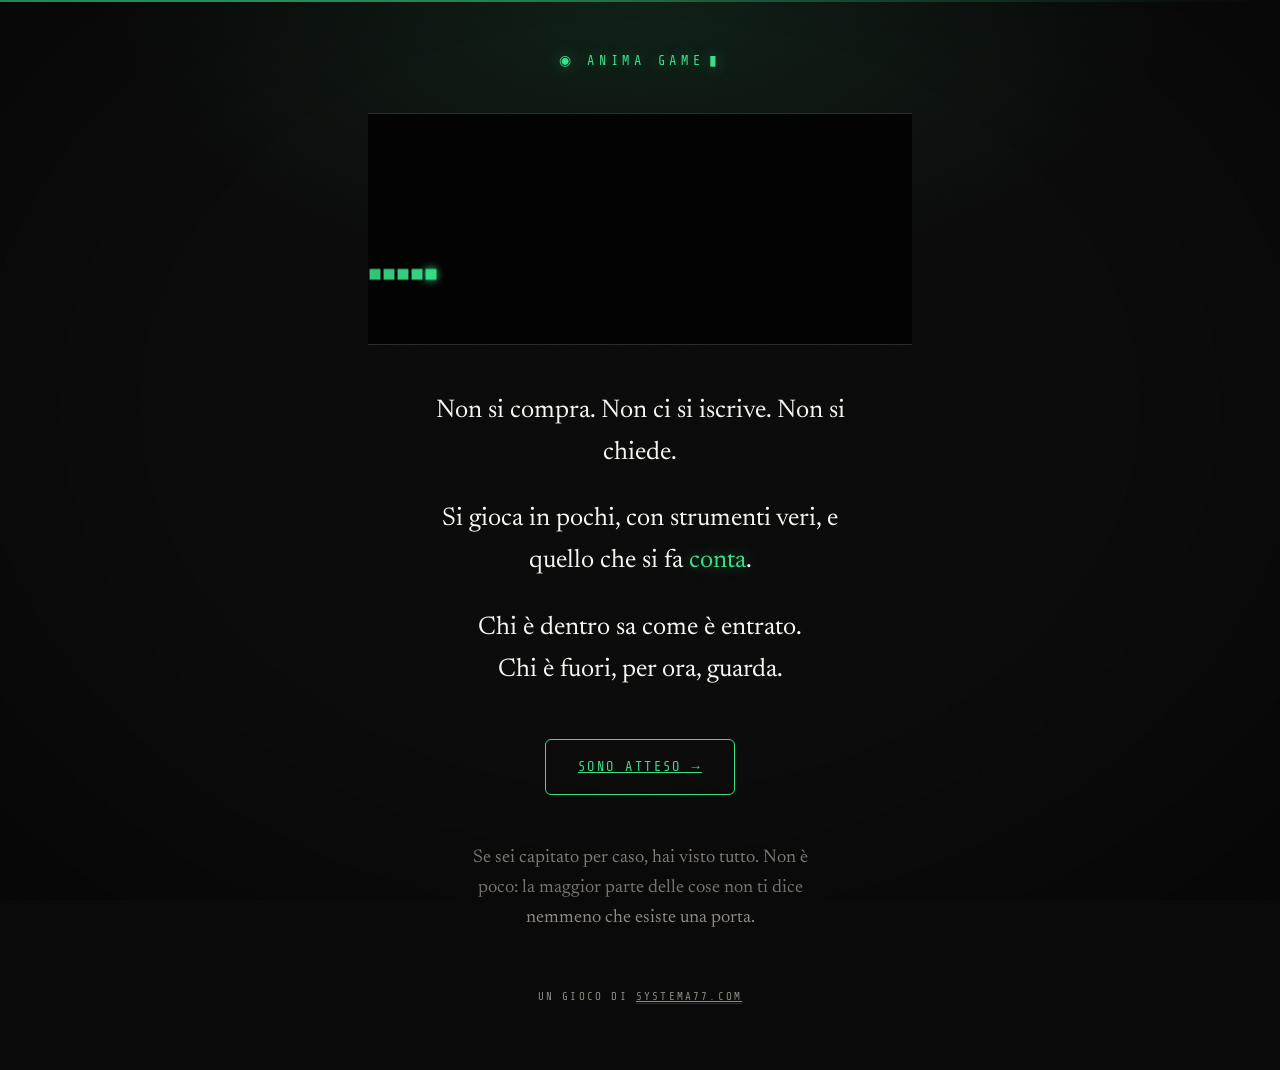
<file: index.html>
<!doctype html>
<html lang="it">
<head>
<meta charset="utf-8">
<meta name="viewport" content="width=device-width, initial-scale=1">
<title>ANIMA GAME</title>
<meta name="description" content="ANIMA GAME — un gioco a invito. Arriva una tessera nera, e dietro c'è un codice.">
<link rel="icon" type="image/svg+xml" href="assets/favicon.svg">
<link rel="preconnect" href="https://fonts.googleapis.com">
<link rel="preconnect" href="https://fonts.gstatic.com" crossorigin>
<link rel="stylesheet" href="https://fonts.googleapis.com/css2?family=Newsreader:ital,opsz,wght@0,6..72,400;0,6..72,600;1,6..72,400&family=Share+Tech+Mono&display=swap">
<link rel="stylesheet" href="assets/stile.css">
<style>
  /* ═══ LA PORTA ═══════════════════════════════════════════════════════
     Ordine del Direttore, 04/09: «si arriva. se hai una carta hai le info.
     se no, solo qualcosa per incuriosire. ma non puoi giocare, è a invito:
     e quindi non si legge niente se non una enigmatica spiegazione del gioco.»

     Fino a oggi questa pagina spiegava TUTTO a chiunque passasse: le stanze,
     le quattro righe del punteggio, i dieci posti, il cerchio. Un gioco a
     invito che si racconta per intero al primo che passa ha già smesso di
     essere a invito — il valore della carta è anche quello che la carta apre.

     Quindi: il gioco per intero non è sparito, si è spostato in `gioco.html`
     e sta dietro la porta. Qui resta la soglia. Niente menu, niente sezioni,
     nessun link al contenuto: una pagina che si legge in venti secondi e da
     cui si esce con una domanda invece che con un riassunto.

     ⛔ NON aggiungere qui link alle stanze, al punteggio o alla scheda.
        Se una cosa si può leggere senza carta, non sta dietro la porta. */
  .porta {
    min-height: 100svh;
    display: flex;
    flex-direction: column;
    justify-content: center;
    align-items: center;
    padding: 3rem 1.5rem 4rem;
    text-align: center;
  }
  .porta-inner {
    width: 100%;
    max-width: 44rem;
    animation: salita 1s ease-out both;
  }
  .porta .marca { margin-bottom: 2.6rem; }

  /* il solco: la firma che si muove. Qui fa il lavoro che farebbe un testo,
     e lo fa meglio — qualcosa è passato di qui, e non si è visto cos'era. */
  .solco {
    max-width: 34rem;
    margin: 0 auto 2.8rem;
    aspect-ratio: 2.35 / 1;
    background: #000;
    border-top: 1px solid var(--linea);
    border-bottom: 1px solid var(--linea);
    touch-action: pan-y;
  }

  .porta .detto {
    font-size: clamp(1.15rem, 3vw, 1.6rem);
    line-height: 1.65;
    color: var(--carta);
    margin: 0 auto;
    max-width: 30ch;
  }
  .porta .detto + .detto { margin-top: 1.5rem; }
  .porta .detto.muta { color: var(--muto); font-size: clamp(1rem, 2.4vw, 1.15rem); max-width: 34ch; }
  .porta .detto b { color: var(--verde); font-weight: 400; }

  .chiave {
    display: inline-block;
    margin-top: 3rem;
    font-family: var(--font-mono);
    font-size: .85rem;
    letter-spacing: .18em;
    text-transform: uppercase;
    color: var(--verde);
    border: 1px solid var(--verde);
    border-radius: 6px;
    padding: 1rem 2rem;
    transition: background .25s ease;
  }
  .chiave:hover, .chiave:focus-visible { background: var(--verde-soft); outline: none; }

  .coda-porta {
    margin-top: 3.4rem;
    font-family: var(--font-mono);
    font-size: .68rem;
    letter-spacing: .2em;
    text-transform: uppercase;
    color: var(--muto);
  }
  .coda-porta a { color: var(--muto); border-bottom: 1px solid var(--linea); }
  .coda-porta a:hover { color: var(--verde); border-color: var(--verde); }
</style>
</head>
<body>

  <main class="porta">
    <div class="porta-inner">

      <p class="marca cursore">&#9673; Anima Game</p>

      <div class="solco" data-solco="#38E08A"></div>

      <!-- 05/09, rilievo del Direttore: «l'invito deve capirsi indirettamente.
           Direzione consegnata, testi no». Prima qui c'era il libretto
           d'istruzioni: la tessera, il codice, i dieci posti. Adesso c'è
           un'idea del gioco e nient'altro. Chi ha la carta capisce da solo
           dov'è la maniglia. — JUDY -->
      <p class="detto">Non si compra. Non ci si iscrive. Non si chiede.</p>

      <p class="detto">Si gioca in pochi, con strumenti veri,
         e quello che si fa <b>conta</b>.</p>

      <p class="detto">Chi &egrave; dentro sa come &egrave; entrato.<br>
         Chi &egrave; fuori, per ora, guarda.</p>

      <a class="chiave" href="entra.html">Sono atteso &rarr;</a>

      <p class="detto muta" style="margin-top:3rem">Se sei capitato per caso, hai visto tutto.
         Non &egrave; poco: la maggior parte delle cose non ti dice nemmeno
         che esiste una porta.</p>

      <p class="coda-porta">
        Un gioco di <a href="https://systema77.com">systema77.com</a>
      </p>

    </div>
  </main>

<!-- Accende la card «guarda fuori» SOLO se il backend esiste ed è dichiarato
     acceso in assets/config.js — stesso degrado onesto delle altre stanze. -->
<script src="assets/config.js"></script>
<script>
(function () {
  var CFG = window.AnimaConfig || {};
  var AURA = CFG.AURA || {};
  if (!(CFG.BACKEND_URL && AURA.ACCESE)) return;
  var stato = document.getElementById('guarda-fuori-stato');
  if (stato) { stato.textContent = 'attiva'; stato.classList.remove('spento'); }
  var bottone = document.getElementById('guarda-fuori-btn');
  if (bottone) {
    var a = document.createElement('a');
    a.className = 'btn';
    a.href = 'guarda-fuori.html';
    a.textContent = 'Entra';
    bottone.replaceWith(a);
  }
})();
</script>
<script src="assets/solco.js" defer></script>

<!-- creato da ECHO, 2026-08-01 · verde su nero su direzione JUDY, 2026-08-02
     · il solco acceso col collaudo, JUDY 2026-08-30
     · LA PORTA: la home diventa una soglia, il gioco passa in gioco.html —
       JUDY 2026-09-04, ordine del Direttore -->
</body>
</html>
</file>
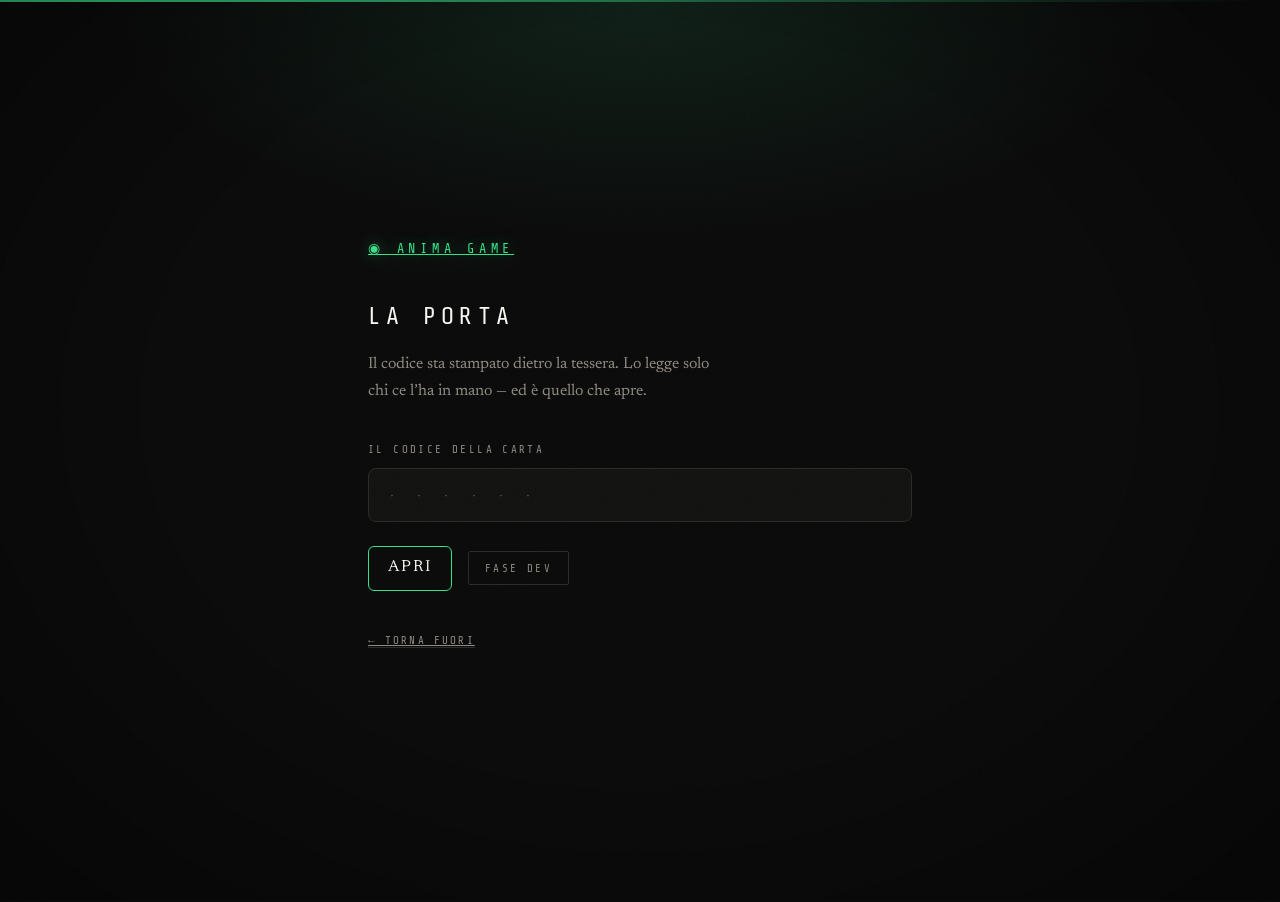
<file: entra.html>
<!doctype html>
<html lang="it">
<head>
<meta charset="utf-8">
<meta name="viewport" content="width=device-width, initial-scale=1">
<title>La porta — ANIMA GAME</title>
<meta name="description" content="ANIMA GAME — la porta. Il codice sta dietro la tessera.">
<meta name="robots" content="noindex">
<link rel="icon" type="image/svg+xml" href="assets/favicon.svg">
<link rel="preconnect" href="https://fonts.googleapis.com">
<link rel="preconnect" href="https://fonts.gstatic.com" crossorigin>
<link rel="stylesheet" href="https://fonts.googleapis.com/css2?family=Newsreader:ital,opsz,wght@0,6..72,400;0,6..72,600;1,6..72,400&family=Share+Tech+Mono&display=swap">
<link rel="stylesheet" href="assets/stile.css">
<style>
  /* ═══ LA SOGLIA ══════════════════════════════════════════════════════
     Qui si digita il codice stampato dietro la tessera.
     ⛔ OGGI LA PORTA NON RISPONDE, e lo dice. La rotta che legge i codici
        non esiste (l'impianto e' di SQUELCH, contratto in assets/config.js).
        Non si finge un controllo: un controllo scritto nel sito e' un
        controllo che chiunque apre il sorgente supera in trenta secondi.
        Meglio una porta che dice «non ancora» di una che dice «prego»
        a chiunque bussi. */
  .soglia {
    min-height: 100svh;
    display: flex; flex-direction: column;
    justify-content: center; align-items: center;
    padding: 3rem 1.5rem 4rem;
  }
  .soglia-inner { width: 100%; max-width: 34rem; animation: salita .8s ease-out both; }
  .soglia .marca { margin-bottom: 2.4rem; display: block; }
  .soglia h1 {
    font-family: var(--font-mono);
    font-size: clamp(1.1rem, 3vw, 1.5rem);
    font-weight: 400;
    letter-spacing: .22em;
    text-transform: uppercase;
    color: var(--carta);
    margin-bottom: .9rem;
  }
  .soglia .sotto { color: var(--muto); line-height: 1.7; max-width: 40ch; }

  .campo-codice { margin-top: 2.2rem; }
  .campo-codice label {
    display: block;
    font-family: var(--font-mono);
    font-size: .68rem; letter-spacing: .22em; text-transform: uppercase;
    color: var(--muto); margin-bottom: .6rem;
  }
  .campo-codice input {
    width: 100%;
    background: var(--fondo);
    color: var(--verde);
    font-family: var(--font-mono);
    font-size: 1.15rem;
    letter-spacing: .3em;
    text-transform: uppercase;
    border: 1px solid var(--linea);
    border-radius: 8px;
    padding: 1rem 1.1rem;
  }
  .campo-codice input:focus { outline: none; border-color: var(--verde); }
  .campo-codice input::placeholder { color: #4A4740; letter-spacing: .2em; }

  .riga-porta { margin-top: 1.5rem; display: flex; align-items: center; gap: 1rem; flex-wrap: wrap; }
  .riga-porta button { font: inherit; }

  .risposta {
    margin-top: 1.8rem; padding-top: 1.5rem;
    border-top: 1px solid var(--linea);
    color: var(--muto); line-height: 1.75;
  }
  .risposta[hidden] { display: none; }
  .risposta strong { color: var(--carta); font-weight: 600; }
  .risposta .verde { color: var(--verde); }

  .indietro {
    margin-top: 2.6rem;
    font-family: var(--font-mono);
    font-size: .68rem; letter-spacing: .2em; text-transform: uppercase;
    color: var(--muto);
  }
  .indietro a { color: var(--muto); border-bottom: 1px solid var(--linea); }
  .indietro a:hover { color: var(--verde); border-color: var(--verde); }
</style>
</head>
<body>

  <main class="soglia">
    <div class="soglia-inner">

      <a class="marca" href="index.html">&#9673; Anima Game</a>

      <h1>La porta</h1>
      <p class="sotto">Il codice sta stampato dietro la tessera. Lo legge solo
         chi ce l&rsquo;ha in mano &mdash; ed &egrave; quello che apre.</p>

      <form id="porta" novalidate>
        <div class="campo-codice">
          <label for="codice">il codice della carta</label>
          <input id="codice" name="codice" type="text" inputmode="text"
                 autocomplete="off" autocapitalize="characters" spellcheck="false"
                 placeholder="&middot; &middot; &middot; &middot; &middot; &middot;">
        </div>
        <div class="riga-porta">
          <button class="btn" type="submit">Apri</button>
          <span class="pill spenta">fase DEV</span>
        </div>
        <p class="risposta" id="risposta" hidden role="status"></p>
      </form>

      <p class="indietro"><a href="index.html">&larr; torna fuori</a></p>

    </div>
  </main>

<script src="assets/config.js"></script>
<script src="assets/porta.js" defer></script>
<!-- creato da JUDY, 2026-09-04 — la soglia -->
</body>
</html>
</file>
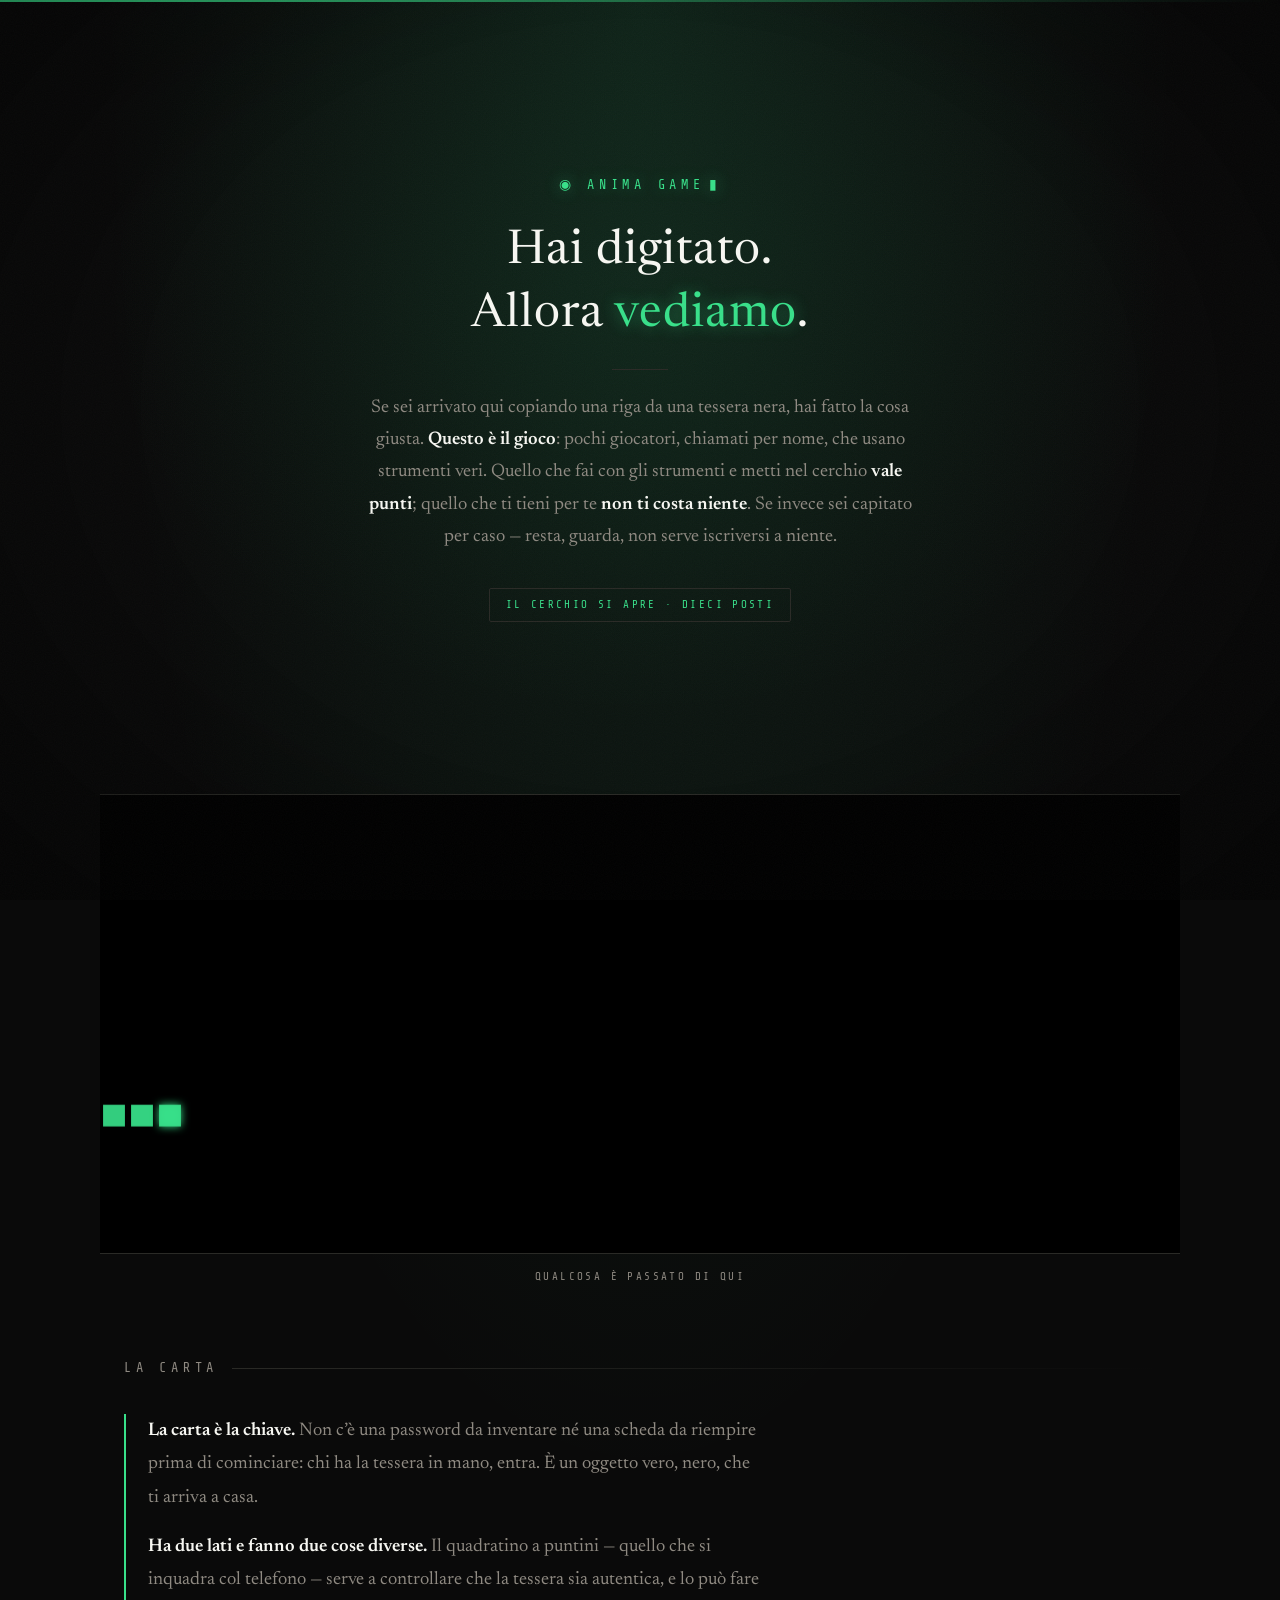
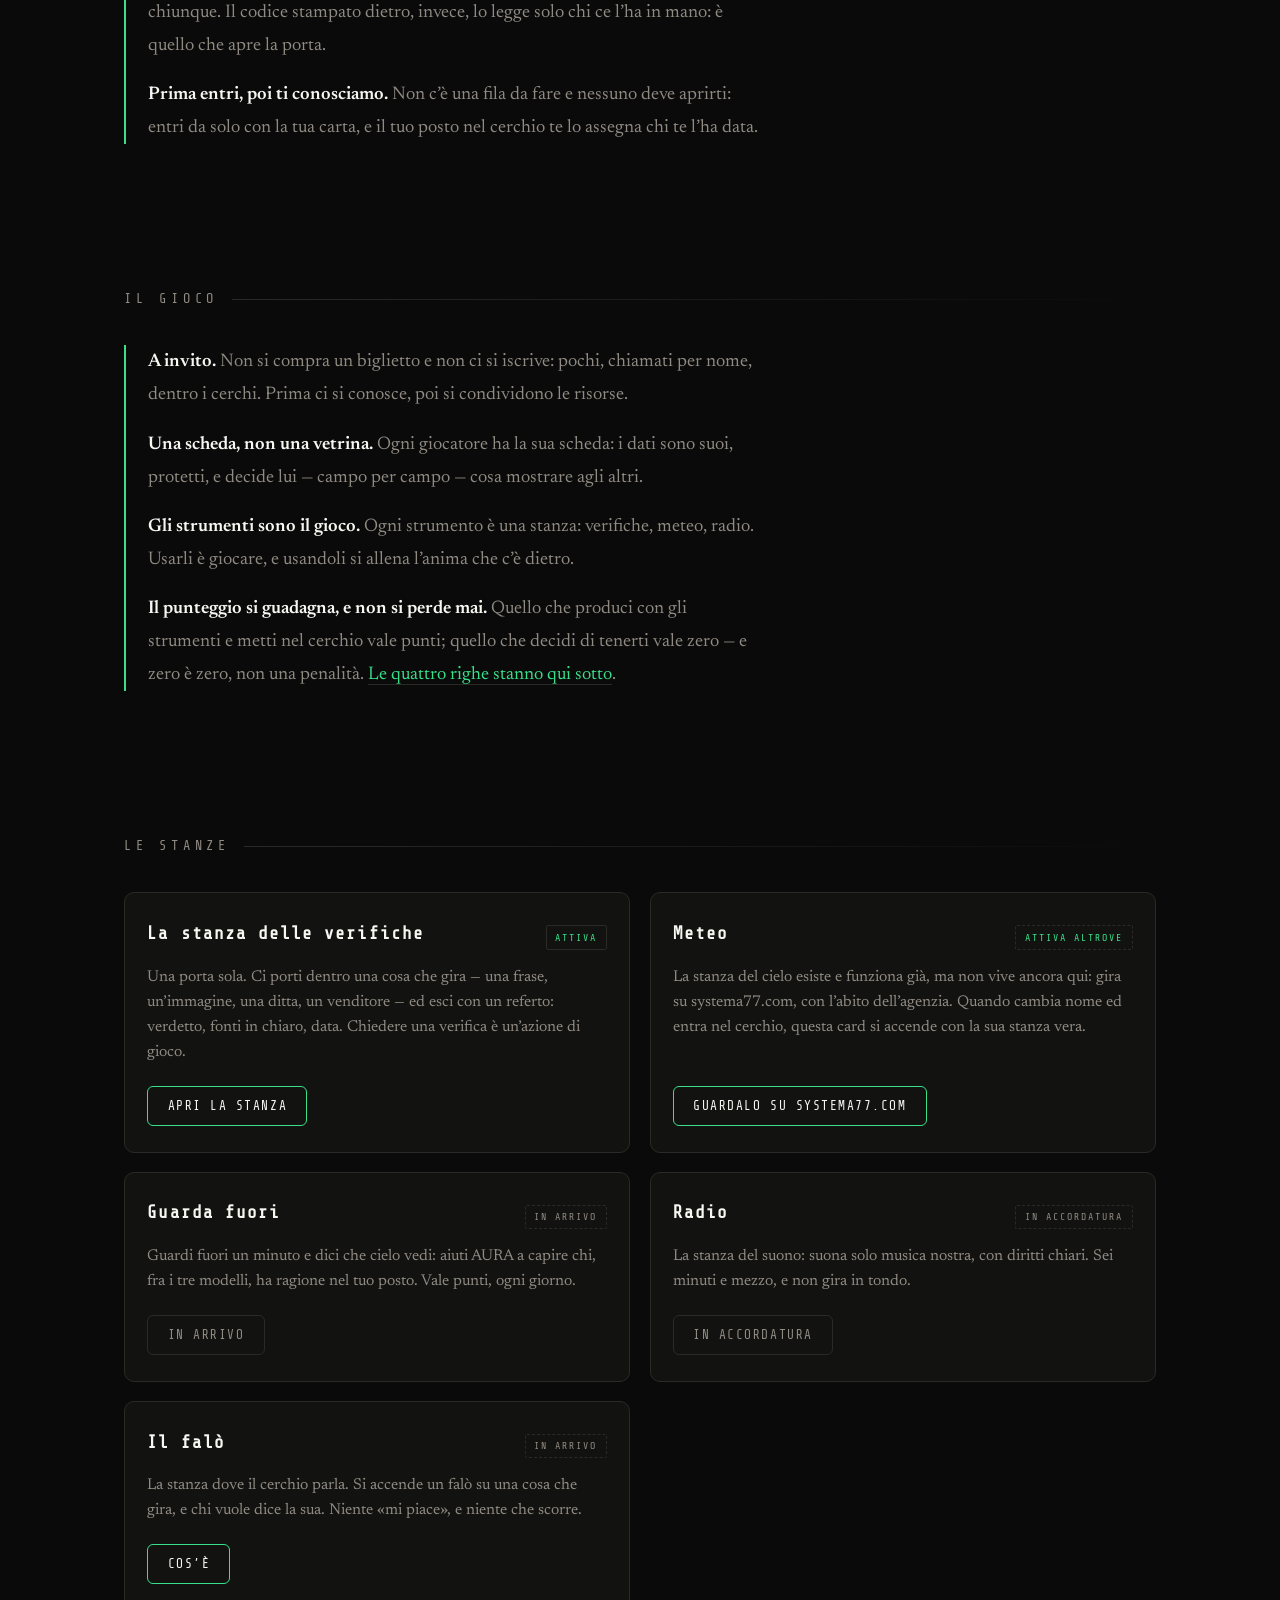
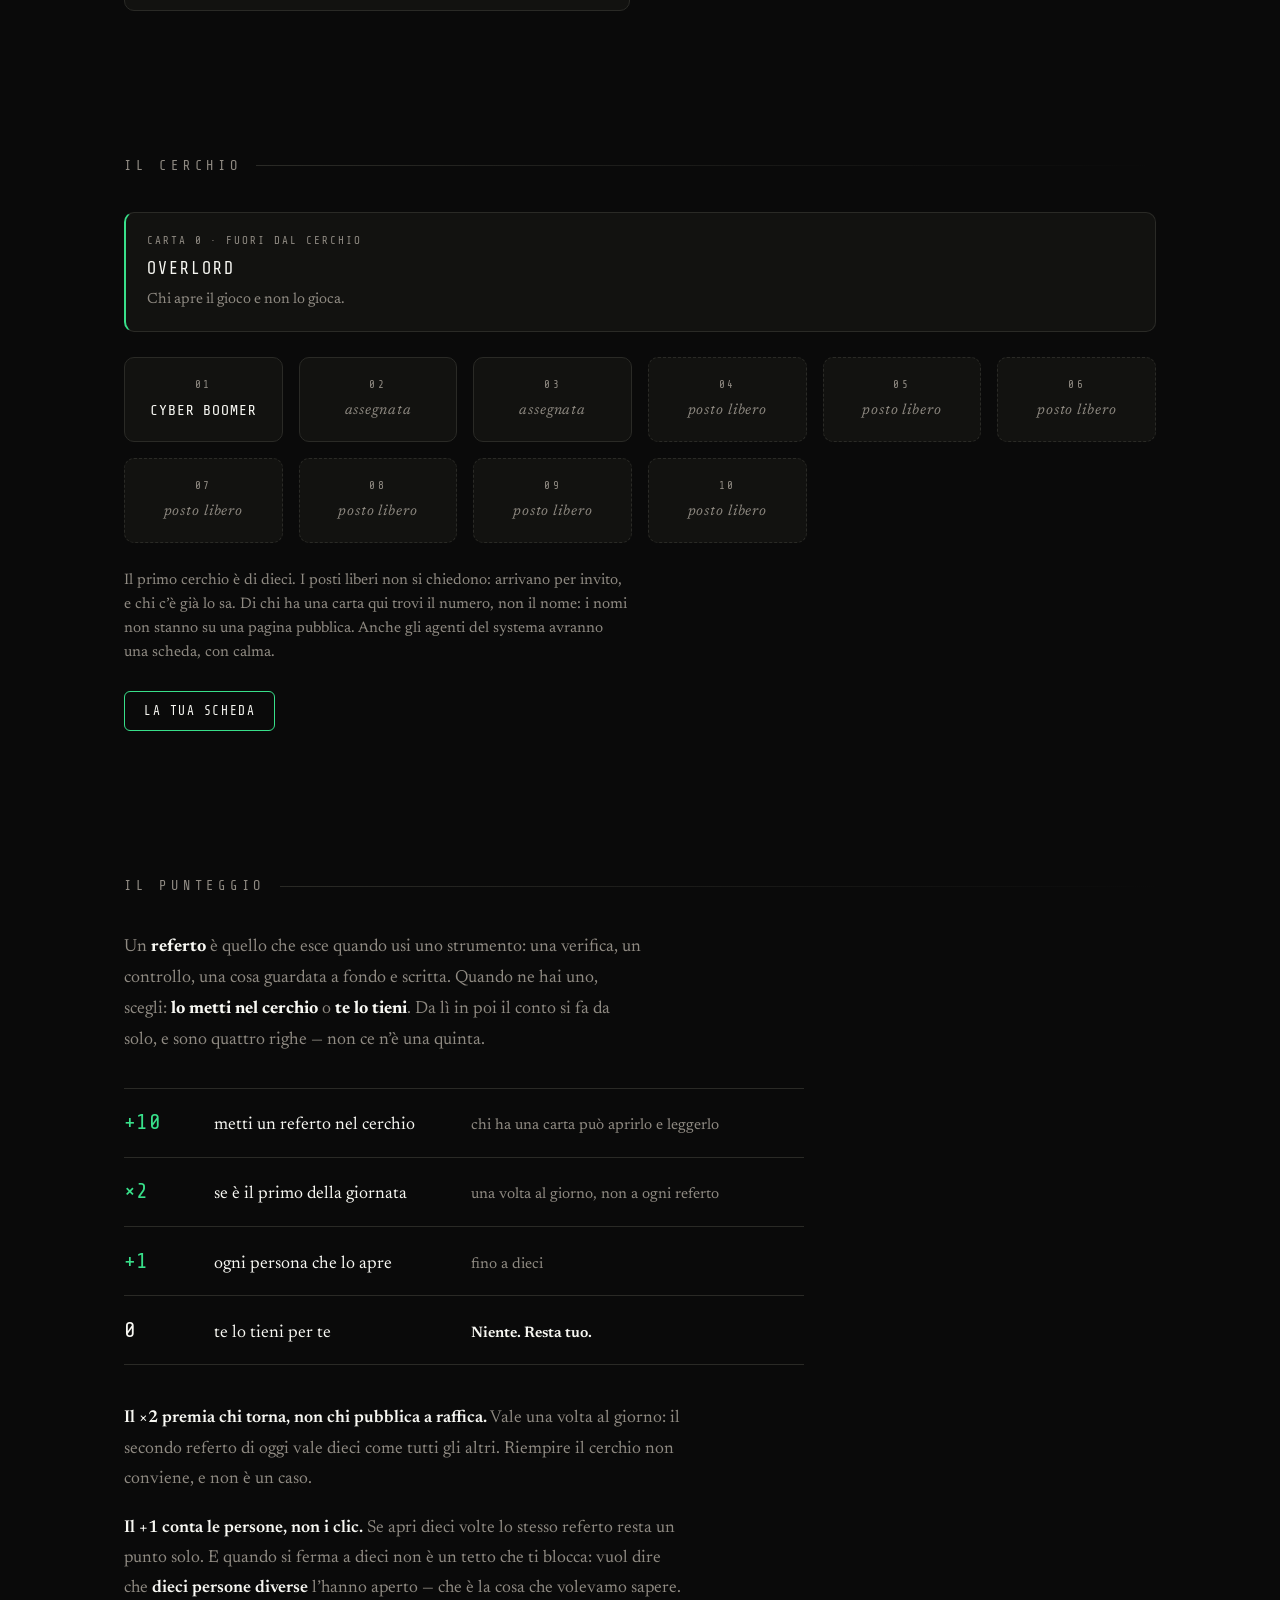
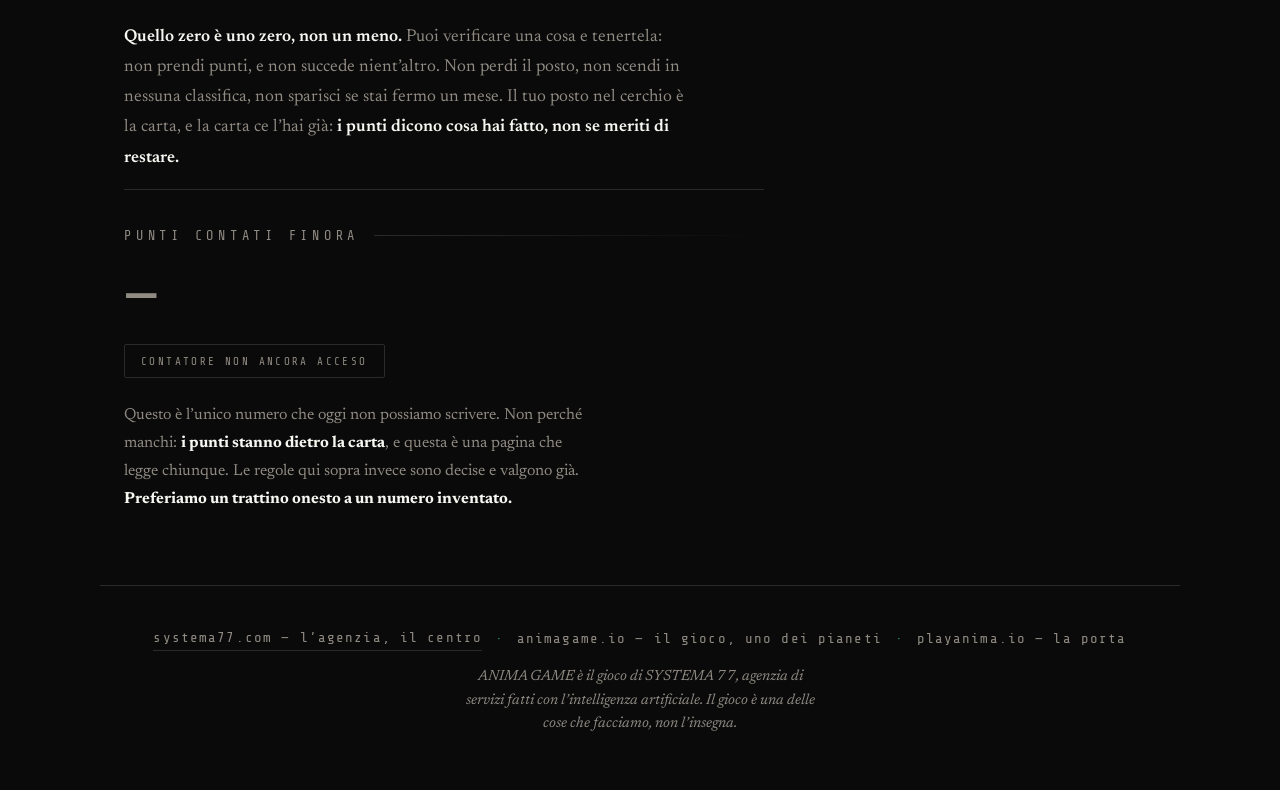
<file: gioco.html>
<!doctype html>
<html lang="it">
<head>
<meta charset="utf-8">
<meta name="viewport" content="width=device-width, initial-scale=1">
<title>Il gioco — ANIMA GAME</title>
<meta name="description" content="ANIMA GAME — il gioco a invito del SYSTEMA 77. Giocatori, schede, cerchi, strumenti veri.">
<link rel="icon" type="image/svg+xml" href="assets/favicon.svg">
<link rel="preconnect" href="https://fonts.googleapis.com">
<link rel="preconnect" href="https://fonts.gstatic.com" crossorigin>
<link rel="stylesheet" href="https://fonts.googleapis.com/css2?family=Newsreader:ital,opsz,wght@0,6..72,400;0,6..72,600;1,6..72,400&family=Share+Tech+Mono&display=swap">
<link rel="stylesheet" href="assets/stile.css">
<style>
  /* ── HERO ── */
  .hero {
    display: flex;
    flex-direction: column;
    align-items: center;
    justify-content: center;
    min-height: 88vh;
    padding: 2rem 1.5rem;
    text-align: center;
    position: relative;
  }
  .hero::before {
    content: '';
    position: absolute;
    inset: 0;
    background: radial-gradient(ellipse at 50% 38%, rgba(56, 224, 138, .06), transparent 60%);
    pointer-events: none;
  }
  .hero-inner { position: relative; animation: salita .9s ease-out both; }
  .hero .marca { margin-bottom: 1.6rem; }
  .hero h1 {
    font-size: clamp(1.8rem, 5.5vw, 3rem);
    font-weight: 400;
    letter-spacing: .02em;
    line-height: 1.3;
    margin-bottom: 1.2rem;
  }
  .hero h1 b { color: var(--verde); font-weight: 400; }
  .riga { width: 3.5rem; height: 1px; background: var(--linea); margin: 1.4rem auto; }
  .hero .patto {
    max-width: 34rem;
    margin: 0 auto;
    color: var(--muto);
    font-size: clamp(1rem, 2.3vw, 1.15rem);
    line-height: 1.75;
  }
  .hero .patto strong { color: var(--carta); font-weight: 600; }
  .hero .pill { margin-top: 2.2rem; }

  /* ── REGOLE ── */
  .regole {
    max-width: 640px;
    border-left: 2px solid var(--verde);
    padding-left: 1.4rem;
  }
  .regole p {
    font-size: clamp(1rem, 2.2vw, 1.15rem);
    line-height: 1.8;
    color: var(--muto);
  }
  .regole p + p { margin-top: 1rem; }
  .regole strong { color: var(--carta); font-weight: 600; }
  .regole a {
    color: var(--verde);
    text-decoration: none;
    border-bottom: 1px solid var(--linea);
  }
  .regole a:hover, .regole a:focus-visible { border-color: var(--verde); }

  /* ── STRUMENTI (le stanze) ── */
  .griglia-strumenti {
    display: grid;
    grid-template-columns: 1fr;
    gap: 1.2rem;
  }
  @media (min-width: 720px) {
    .griglia-strumenti { grid-template-columns: 1fr 1fr; }
  }
  .stato-riga {
    display: flex;
    align-items: center;
    justify-content: space-between;
    gap: .8rem;
    margin-bottom: .55rem;
  }
  .stato {
    font-family: var(--font-mono);
    font-size: .62rem;
    letter-spacing: .2em;
    text-transform: uppercase;
    color: var(--verde);
    border: 1px solid var(--linea);
    border-radius: 2px;
    padding: .2rem .55rem;
    white-space: nowrap;
  }
  .stato.spento { color: var(--muto); border-style: dashed; }
  /* Vero e funzionante, ma non ancora di casa qui: verde (funziona) + bordo
     tratteggiato (non ha ancora la sua stanza nel cerchio). JUDY, 2026-09-04. */
  .stato.altrove { border-style: dashed; }

  /* ── GIOCATORI ── */
  .griglia-giocatori {
    display: grid;
    grid-template-columns: repeat(auto-fill, minmax(150px, 1fr));
    gap: 1rem;
  }
  .slot {
    background: var(--fondo);
    border: 1px solid var(--linea);
    border-radius: 10px;
    padding: 1.1rem 1rem 1.2rem;
    text-align: center;
    transition: border-color .3s ease;
  }
  .slot:hover { border-color: var(--verde); }
  .slot .numero {
    font-family: var(--font-mono);
    font-size: .68rem;
    letter-spacing: .25em;
    color: var(--muto);
    margin-bottom: .5rem;
  }
  .slot .nome {
    font-family: var(--font-mono);
    font-size: .92rem;
    letter-spacing: .06em;
    color: var(--carta);
    line-height: 1.4;
  }
  .slot.libero { border-style: dashed; }
  .slot.libero .nome { color: var(--muto); font-style: italic; font-family: var(--font-serif); }
  /* posto assegnato: c'è qualcuno, ma il nome non è affare di una pagina pubblica */
  .slot.preso .nome { color: var(--muto); font-style: italic; font-family: var(--font-serif); }
  /* la carta 0 sta fuori dal cerchio: larga, sola, sopra la griglia */
  .slot.fuori {
    text-align: left;
    padding: 1.2rem 1.3rem;
    margin-bottom: 1.6rem;
    border-left: 2px solid var(--verde);
  }
  .slot.fuori .numero { letter-spacing: .18em; text-transform: uppercase; }
  .slot.fuori .nome { font-size: 1.05rem; letter-spacing: .12em; }
  .fuori-nota {
    margin-top: .45rem;
    font-family: var(--font-serif);
    font-size: .92rem;
    color: var(--muto);
  }
  .nota-slot {
    margin-top: 1.6rem;
    font-size: .95rem;
    color: var(--muto);
    max-width: 56ch;
  }

  /* ── PUNTEGGIO ── */
  .punteggio-box {
    display: flex;
    flex-direction: column;
    gap: 1.2rem;
    max-width: 640px;
  }
  .contatore {
    font-family: var(--font-mono);
    font-size: clamp(2.4rem, 8vw, 4rem);
    color: var(--verde);
    line-height: 1;
  }
  .contatore .unita {
    display: block;
    font-family: var(--font-mono);
    font-size: .68rem;
    letter-spacing: .25em;
    text-transform: uppercase;
    color: var(--muto);
    margin-top: .6rem;
  }
  .punteggio-box p {
    color: var(--muto);
    font-size: clamp(1rem, 2.2vw, 1.1rem);
    line-height: 1.75;
    max-width: 52ch;
  }
  .punteggio-box strong { color: var(--carta); }

  /* ── LA TABELLINA ──
     Quattro righe, stesso peso visivo. Lo zero NON è mutato e NON è rosso:
     è bianco pieno come le altre. Il colore fa metà del lavoro che dovrebbero
     fare le parole — un gesto che non frutta non è un gesto punito. */
  .tabellina {
    max-width: 680px;
    border-top: 1px solid var(--linea);
  }
  .riga-punti {
    display: grid;
    grid-template-columns: 4.5rem 1fr;
    gap: .2rem 1.1rem;
    padding: 1.05rem 0;
    border-bottom: 1px solid var(--linea);
    align-items: baseline;
  }
  @media (min-width: 720px) {
    .riga-punti { grid-template-columns: 4.5rem 15rem 1fr; align-items: baseline; }
  }
  .riga-punti .p {
    font-family: var(--font-mono);
    font-size: 1.35rem;
    color: var(--verde);
    letter-spacing: .02em;
  }
  .riga-punti.zero .p { color: var(--carta); }
  .riga-punti .gesto {
    color: var(--carta);
    font-size: clamp(1rem, 2.2vw, 1.1rem);
    line-height: 1.5;
  }
  .riga-punti .cosa {
    grid-column: 2 / -1;
    color: var(--muto);
    font-size: .95rem;
    line-height: 1.6;
  }
  @media (min-width: 720px) {
    .riga-punti .cosa { grid-column: 3; }
  }
  .riga-punti .cosa b { color: var(--carta); font-weight: 600; }

  .chiose { max-width: 640px; display: flex; flex-direction: column; gap: 1.15rem; }
  .chiose p {
    color: var(--muto);
    font-size: clamp(1rem, 2.2vw, 1.08rem);
    line-height: 1.75;
    max-width: 56ch;
  }
  .chiose p strong { color: var(--carta); font-weight: 600; }
  .contatore-box {
    margin-top: 1rem;
    padding-top: 2.2rem;
    border-top: 1px solid var(--linea);
    max-width: 640px;
  }
  /* il trattino non è verde: il verde sono i punti veri, e qui non ce ne sono
     ancora. Un segnaposto colorato come un dato è un dato finto. */
  .contatore.spento { color: var(--muto); }

  /* ── IL SOLCO ──
     La banda sta DA SOLA fra la prima schermata e «la carta»: mai dietro al
     testo, mai due per pagina. Il nero è il fondo, il verde è il passaggio. */
  .solco {
    max-width: 1080px;
    margin: 0 auto;
    aspect-ratio: 2.35 / 1;
    background: #000;
    border-top: 1px solid var(--linea);
    border-bottom: 1px solid var(--linea);
    touch-action: pan-y;
  }
  .solco-didascalia {
    max-width: 1080px;
    margin: .9rem auto 0;
    padding: 0 1.5rem;
    font-family: var(--font-mono);
    font-size: .68rem;
    letter-spacing: .22em;
    text-transform: uppercase;
    color: var(--muto);
    text-align: center;
  }
</style>
</head>
<body>

  <!-- ═══ HERO ═══ -->
  <!-- Porta B della carta: chi arriva qui ha DIGITATO «> playanima.io», non scansionato.
       La porta A (il QR → la pagina che verifica la carta) dice «questa carta è autentica»
       ed è registro freddo: qui non si ripete, si accoglie. -->
  <section class="hero">
    <div class="hero-inner">
      <p class="marca cursore">&#9673; Anima Game</p>
      <h1>Hai digitato.<br>Allora <b>vediamo</b>.</h1>
      <div class="riga"></div>
      <p class="patto">
        Se sei arrivato qui copiando una riga da una tessera nera,
        hai fatto la cosa giusta. <strong>Questo è il gioco</strong>:
        pochi giocatori, chiamati per nome, che usano strumenti veri.
        Quello che fai con gli strumenti e metti nel cerchio <strong>vale punti</strong>;
        quello che ti tieni per te <strong>non ti costa niente</strong>.
        Se invece sei capitato per caso — resta, guarda, non serve iscriversi a niente.
      </p>
      <span class="pill">Il cerchio si apre &middot; dieci posti</span>
    </div>
  </section>

  <!-- ═══ IL SOLCO — ACCESO il 30/08 ═══
       Regalo di JUDY, assegnato al gioco dal Direttore il 10/08. Restato spento
       venti giorni per una ragione giusta: **nessuno l'aveva visto muoversi.**
       Ora è stato visto, in Chromium, alle larghezze vere — e prima di vederlo
       si è scoperto perché non andava acceso com'era:

         · la sbiadita non sbiadiva (`destination-out` a 0.018 su canvas 8 bit
           si blocca ad alpha 25/255): l'inchiostro saliva e basta, 4,5% a 5s →
           49,6% a 90s su 390px, contro un tetto di casa del 10%;
         · `unaPassata()` — la versione per chi ha chiesto meno movimento —
           attraversava dal 5% al 34% della banda e si fermava lì;
         · il default del colore era #F2E205, il giallo dell'agenzia.

       Tutte e tre riparate in `assets/solco.js` (JUDY, 30/08). Collaudo in
       Chromium headless, 100s a 390/768/1280/1440px, sempre a 60fps:
         · l'inchiostro SI ASSESTA e ci resta — 390px 2,91% (15s) · 3,52% (90s)
           · 3,31% (100s); le tre larghezze maggiori fra 1,3% e 1,5%;
         · la passata ferma attraversa il 100% della banda (era 5–34%);
         · col dito addosso per 60s il picco è 5,46%, contro un tetto del 10%.
       La vita di un cingolo si ricava dalla banda, così il solco è lungo uguale
       ovunque: a secondi fissi il telefono si riempiva (3,7%) e il desktop
       restava spoglio (0,6%), e la stessa banda raccontava due cose diverse.
       Posto: QUI, fra la prima schermata e «la carta» — la soglia fra «sei
       arrivato» e «ecco il patto». Una sola per pagina, mai dietro al testo. -->
  <div class="solco" data-solco="#38E08A"></div>
  <p class="solco-didascalia">qualcosa è passato di qui</p>

  <!-- ═══ LA CARTA ═══ -->
  <!-- Le due porte della tessera. Regola SQUELCH 06/08: se raccontano la stessa cosa,
       una delle due è sprecata. La verifica dice SE la carta è vera; qui si dice COS'È. -->
  <section class="sezione" id="la-carta">
    <p class="etichetta">la carta</p>
    <div class="regole">
      <p><strong>La carta è la chiave.</strong> Non c&rsquo;è una password da inventare
         né una scheda da riempire prima di cominciare: chi ha la tessera in mano, entra.
         È un oggetto vero, nero, che ti arriva a casa.</p>
      <p><strong>Ha due lati e fanno due cose diverse.</strong> Il quadratino a puntini
         — quello che si inquadra col telefono — serve a controllare che la tessera
         sia autentica, e lo può fare chiunque. Il codice stampato dietro, invece,
         lo legge solo chi ce l&rsquo;ha in mano: è quello che apre la porta.</p>
      <p><strong>Prima entri, poi ti conosciamo.</strong> Non c&rsquo;è una fila da fare
         e nessuno deve aprirti: entri da solo con la tua carta, e il tuo posto
         nel cerchio te lo assegna chi te l&rsquo;ha data.</p>
    </div>
  </section>

  <!-- ═══ IL GIOCO ═══ -->
  <section class="sezione" id="il-gioco">
    <p class="etichetta">il gioco</p>
    <div class="regole">
      <p><strong>A invito.</strong> Non si compra un biglietto e non ci si iscrive:
         pochi, chiamati per nome, dentro i cerchi. Prima ci si conosce, poi si condividono le risorse.</p>
      <p><strong>Una scheda, non una vetrina.</strong> Ogni giocatore ha la sua scheda:
         i dati sono suoi, protetti, e decide lui — campo per campo — cosa mostrare agli altri.</p>
      <p><strong>Gli strumenti sono il gioco.</strong> Ogni strumento è una stanza:
         verifiche, meteo, radio. Usarli è giocare, e usandoli si allena l&rsquo;anima che c&rsquo;è dietro.</p>
      <p><strong>Il punteggio si guadagna, e non si perde mai.</strong> Quello che
         produci con gli strumenti e metti nel cerchio vale punti; quello che decidi
         di tenerti vale zero — e zero è zero, non una penalità.
         <a href="#punteggio">Le quattro righe stanno qui sotto</a>.</p>
    </div>
  </section>

  <!-- ═══ STRUMENTI ═══ -->
  <!-- Ogni strumento è una STANZA del gioco (binario JUDY §5): la home apre le stanze,
       le stanze incorniciano gli strumenti. Le mete vive stanno in strumenti.html. -->
  <section class="sezione" id="strumenti">
    <p class="etichetta">le stanze</p>
    <div class="griglia-strumenti">

      <!-- ⬜ NOME-DEFINITIVO · qui c'erano DUE card di verifica, e mandavano
           il giocatore a scegliere lo sportello prima di sapere cosa aveva in
           mano. Ordine del Direttore 30/08: una porta sola. Il titolo qui sotto
           è un segnaposto neutro — il nome vero lo sceglie lui. -->
      <article class="card">
        <div class="stato-riga">
          <h3 data-nome="segnaposto">La stanza delle verifiche</h3>
          <span class="stato">attiva</span>
        </div>
        <p>Una porta sola. Ci porti dentro una cosa che gira — una frase, un&rsquo;immagine,
           una ditta, un venditore — ed esci con un referto: verdetto, fonti in chiaro,
           data. Chiedere una verifica è un&rsquo;azione di gioco.</p>
        <a class="btn" href="verifiche.html">Apri la stanza</a>
      </article>

      <!-- Era "in arrivo": falso dal 19/08, il motore (AURA) è online. Non ha
           ancora una stanza sua qui dentro, quindi non è "attiva" come le altre:
           è vera e funziona altrove. Nessun indirizzo cyberboomer.io ai giocatori:
           l'indirizzo pubblico è quello dell'agenzia. JUDY, 2026-09-04. -->
      <article class="card">
        <div class="stato-riga"><h3>Meteo</h3><span class="stato altrove">attiva altrove</span></div>
        <p>La stanza del cielo esiste e funziona gi&agrave;, ma non vive ancora qui:
           gira su systema77.com, con l&rsquo;abito dell&rsquo;agenzia. Quando cambia
           nome ed entra nel cerchio, questa card si accende con la sua stanza vera.</p>
        <a class="btn" href="https://systema77.com/aura.html">Guardalo su systema77.com</a>
      </article>

      <!-- Stanza «guarda fuori» (nome di lavoro) — parole di ECHO, AURA/PAROLE-AURA-2077.md §g.
           Stato di default: in arrivo (AURA.ACCESE è false in assets/config.js). Uno script
           in fondo alla pagina la accende quando il backend risponde: un solo punto da
           cambiare (config.js). ⛔ Nessun numero di punti in chiaro.
           Era in index.html; dal 05/09 sta qui perché la home è diventata la porta (JUDY, 04/09). -->
      <article class="card">
        <div class="stato-riga"><h3>Guarda fuori</h3><span class="stato spento" id="guarda-fuori-stato">in arrivo</span></div>
        <p>Guardi fuori un minuto e dici che cielo vedi: aiuti AURA a capire chi, fra i tre
           modelli, ha ragione nel tuo posto. Vale punti, ogni giorno.</p>
        <span class="btn presto" id="guarda-fuori-btn" aria-disabled="true">In arrivo</span>
      </article>

      <article class="card">
        <!-- 05/09: il Direttore ha aperto la radio e non suona. Stato onesto,
             nessun bottone verso un posto muto. Si riaccende in due righe. — JUDY -->
        <div class="stato-riga"><h3>Radio</h3><span class="stato spento">in accordatura</span></div>
        <p>La stanza del suono: suona solo musica nostra, con diritti chiari.
           Sei minuti e mezzo, e non gira in tondo.</p>
        <span class="btn presto" aria-disabled="true">In accordatura</span>
      </article>

      <!-- Stanza D — IL FALÒ. Ordine del Direttore dell'08/08, direzione JUDY
           (JUDY/PROGETTO-FALO-interazioni-cerchio.md). ⛔ Nessun numero qui:
           i punti del falò (v1.1) aspettano la ratifica del Direttore.
           ⛔ Lessico: mai «forum», «thread», «feed», «commenti». Mai «social». -->
      <article class="card">
        <div class="stato-riga"><h3>Il falò</h3><span class="stato spento">in arrivo</span></div>
        <p>La stanza dove il cerchio parla. Si accende un falò su una cosa che gira,
           e chi vuole dice la sua. Niente «mi piace», e niente che scorre.</p>
        <a class="btn" href="strumenti.html#falo">Cos&rsquo;è</a>
      </article>

    </div>
  </section>

  <!-- ═══ GIOCATORI ═══ -->
  <!-- 🔴 REGOLA DURA: nessun nome di persona reale in questo repo — è pubblico due volte
       (sito + raw). I giocatori 2 e 3 sono persone vere: appaiono come «assegnata», MAI
       col nome. «Cyber Boomer» è un personaggio pubblico, non una persona: può stare.
       Roster: ROSTER-E-CICLO.md 06/08 — la carta 0 è FUORI dal conteggio, non gioca. -->
  <section class="sezione" id="giocatori">
    <p class="etichetta">il cerchio</p>

    <div class="slot fuori">
      <div class="numero">carta 0 &middot; fuori dal cerchio</div>
      <div class="nome">OVERLORD</div>
      <p class="fuori-nota">Chi apre il gioco e non lo gioca.</p>
    </div>

    <div class="griglia-giocatori">
      <div class="slot">
        <div class="numero">01</div>
        <div class="nome">CYBER&nbsp;BOOMER</div>
      </div>
      <div class="slot preso"><div class="numero">02</div><div class="nome">assegnata</div></div>
      <div class="slot preso"><div class="numero">03</div><div class="nome">assegnata</div></div>
      <div class="slot libero"><div class="numero">04</div><div class="nome">posto libero</div></div>
      <div class="slot libero"><div class="numero">05</div><div class="nome">posto libero</div></div>
      <div class="slot libero"><div class="numero">06</div><div class="nome">posto libero</div></div>
      <div class="slot libero"><div class="numero">07</div><div class="nome">posto libero</div></div>
      <div class="slot libero"><div class="numero">08</div><div class="nome">posto libero</div></div>
      <div class="slot libero"><div class="numero">09</div><div class="nome">posto libero</div></div>
      <div class="slot libero"><div class="numero">10</div><div class="nome">posto libero</div></div>
    </div>
    <p class="nota-slot">Il primo cerchio è di dieci. I posti liberi non si chiedono:
       arrivano per invito, e chi c&rsquo;è già lo sa. Di chi ha una carta qui trovi
       il numero, non il nome: i nomi non stanno su una pagina pubblica.
       Anche gli agenti del systema avranno una scheda, con calma.</p>
    <p style="margin-top:1.6rem"><a class="btn" href="scheda.html">La tua scheda</a></p>
  </section>

  <!-- ═══ PUNTEGGIO ═══ -->
  <!-- 🟢 Punteggio v1 RATIFICATO dal Direttore l'08/08 («super. confermo»), fonte
       SQUELCH/DA-JUDY-punteggio-ratificato.md — e già implementato nel Worker
       (SQUELCH/worker-punti/src/worker.js, righe 251-299).
       ⚠️ Qui NON si inventa niente: le REGOLE sono canone e si possono dire oggi;
       il CONTATORE è un numero vivo e resta un trattino finché il Worker non è
       online. Sono due cose diverse, e confonderle ha tenuto muta questa pagina.
       ⛔ L'estensione v1.1 del falò (+5 / +2) NON è ratificata: non compare qui. -->
  <section class="sezione" id="punteggio">
    <p class="etichetta">il punteggio</p>

    <div class="punteggio-box">
      <p>Un <strong>referto</strong> è quello che esce quando usi uno strumento:
         una verifica, un controllo, una cosa guardata a fondo e scritta.
         Quando ne hai uno, scegli: <strong>lo metti nel cerchio</strong> o
         <strong>te lo tieni</strong>. Da lì in poi il conto si fa da solo,
         e sono quattro righe — non ce n&rsquo;è una quinta.</p>
    </div>

    <div class="tabellina" style="margin-top:2rem">
      <div class="riga-punti">
        <span class="p">+10</span>
        <span class="gesto">metti un referto nel cerchio</span>
        <span class="cosa">chi ha una carta può aprirlo e leggerlo</span>
      </div>
      <div class="riga-punti">
        <span class="p">&times;2</span>
        <span class="gesto">se è il primo della giornata</span>
        <span class="cosa">una volta al giorno, non a ogni referto</span>
      </div>
      <div class="riga-punti">
        <span class="p">+1</span>
        <span class="gesto">ogni persona che lo apre</span>
        <span class="cosa">fino a dieci</span>
      </div>
      <div class="riga-punti zero">
        <span class="p">0</span>
        <span class="gesto">te lo tieni per te</span>
        <span class="cosa"><b>Niente. Resta tuo.</b></span>
      </div>
    </div>

    <div class="chiose" style="margin-top:2.4rem">
      <p><strong>Il &times;2 premia chi torna, non chi pubblica a raffica.</strong>
         Vale una volta al giorno: il secondo referto di oggi vale dieci come tutti
         gli altri. Riempire il cerchio non conviene, e non è un caso.</p>

      <p><strong>Il +1 conta le persone, non i clic.</strong> Se apri dieci volte
         lo stesso referto resta un punto solo. E quando si ferma a dieci non è un
         tetto che ti blocca: vuol dire che <strong>dieci persone diverse</strong>
         l&rsquo;hanno aperto — che è la cosa che volevamo sapere.</p>

      <p><strong>Quello zero è uno zero, non un meno.</strong> Puoi verificare una
         cosa e tenertela: non prendi punti, e non succede nient&rsquo;altro.
         Non perdi il posto, non scendi in nessuna classifica, non sparisci se stai
         fermo un mese. Il tuo posto nel cerchio è la carta, e la carta ce l&rsquo;hai
         già: <strong>i punti dicono cosa hai fatto, non se meriti di restare.</strong></p>
    </div>

    <div class="contatore-box">
      <p class="etichetta" style="margin-bottom:1rem">punti contati finora</p>
      <div class="contatore spento">&mdash;</div>
      <span class="pill spenta" style="margin-top:1.1rem">contatore non ancora acceso</span>
      <p style="color:var(--muto);max-width:52ch;margin-top:1.4rem;line-height:1.75">
         Questo è l&rsquo;unico numero che oggi non possiamo scrivere. Non perché
         manchi: <strong style="color:var(--carta)">i punti stanno dietro la carta</strong>,
         e questa è una pagina che legge chiunque. Le regole qui sopra invece sono
         decise e valgono già.
         <strong style="color:var(--carta)">Preferiamo un trattino onesto a un numero
         inventato.</strong></p>
    </div>
  </section>

  <!-- ═══ FOOTER ═══ -->
  <!-- Architettura, parole del Direttore 06/08: «SYSTEMA 77 è il centro del sistema solare,
       attorno la costellazione di Cyber Boomer». ANIMA GAME è UNO dei pianeti, non il centro:
       il footer deve dirlo, non lasciar credere che il gioco sia l'agenzia.
       ⚠️ anima.solar NON è linkato di proposito: oggi serve «Presto qui» e manderebbe
       la gente a credere che il gioco non esista (accertato da D.R.A.G.O. il 06/08).
       Si rimette appena fa 301 qui — la decisione è di ROGUE col Direttore. -->
  <footer class="footer">
    <div class="footer-domini">
      <a href="https://systema77.com">systema77.com &mdash; l&rsquo;agenzia, il centro</a>
      <span class="sep">&middot;</span>
      <span>animagame.io &mdash; il gioco, uno dei pianeti</span>
      <span class="sep">&middot;</span>
      <span>playanima.io &mdash; la porta</span>
    </div>
    <p class="footer-nota">ANIMA GAME è il gioco di SYSTEMA 77, agenzia di servizi fatti con
       l&rsquo;intelligenza artificiale. Il gioco è una delle cose che facciamo, non l&rsquo;insegna.</p>
  </footer>

<!-- Accende la card «guarda fuori» SOLO se il backend esiste ed è dichiarato
     acceso in assets/config.js — stesso degrado onesto delle altre stanze. -->
<script src="assets/config.js"></script>
<script>
(function () {
  var CFG = window.AnimaConfig || {};
  var AURA = CFG.AURA || {};
  if (!(CFG.BACKEND_URL && AURA.ACCESE)) return;
  var stato = document.getElementById('guarda-fuori-stato');
  if (stato) { stato.textContent = 'attiva'; stato.classList.remove('spento'); }
  var bottone = document.getElementById('guarda-fuori-btn');
  if (bottone) {
    var a = document.createElement('a');
    a.className = 'btn';
    a.href = 'guarda-fuori.html';
    a.textContent = 'Entra';
    bottone.replaceWith(a);
  }
})();
</script>
<script src="assets/solco.js" defer></script>

<!-- creato da ECHO, 2026-08-01 · verde su nero su direzione JUDY, 2026-08-02
     · voce della porta B e roster nuovo, ECHO 2026-08-06 (staffetta maglia 3)
     · il solco riparato e ACCESO col collaudo, JUDY 2026-08-30
     · stanza «guarda fuori» (nome di lavoro) e accensione condizionale, JUDY 2026-09-04,
       portata qui da index.html quando la home è diventata la porta, D.R.A.G.O. 2026-09-05 -->
</body>
</html>
</file>
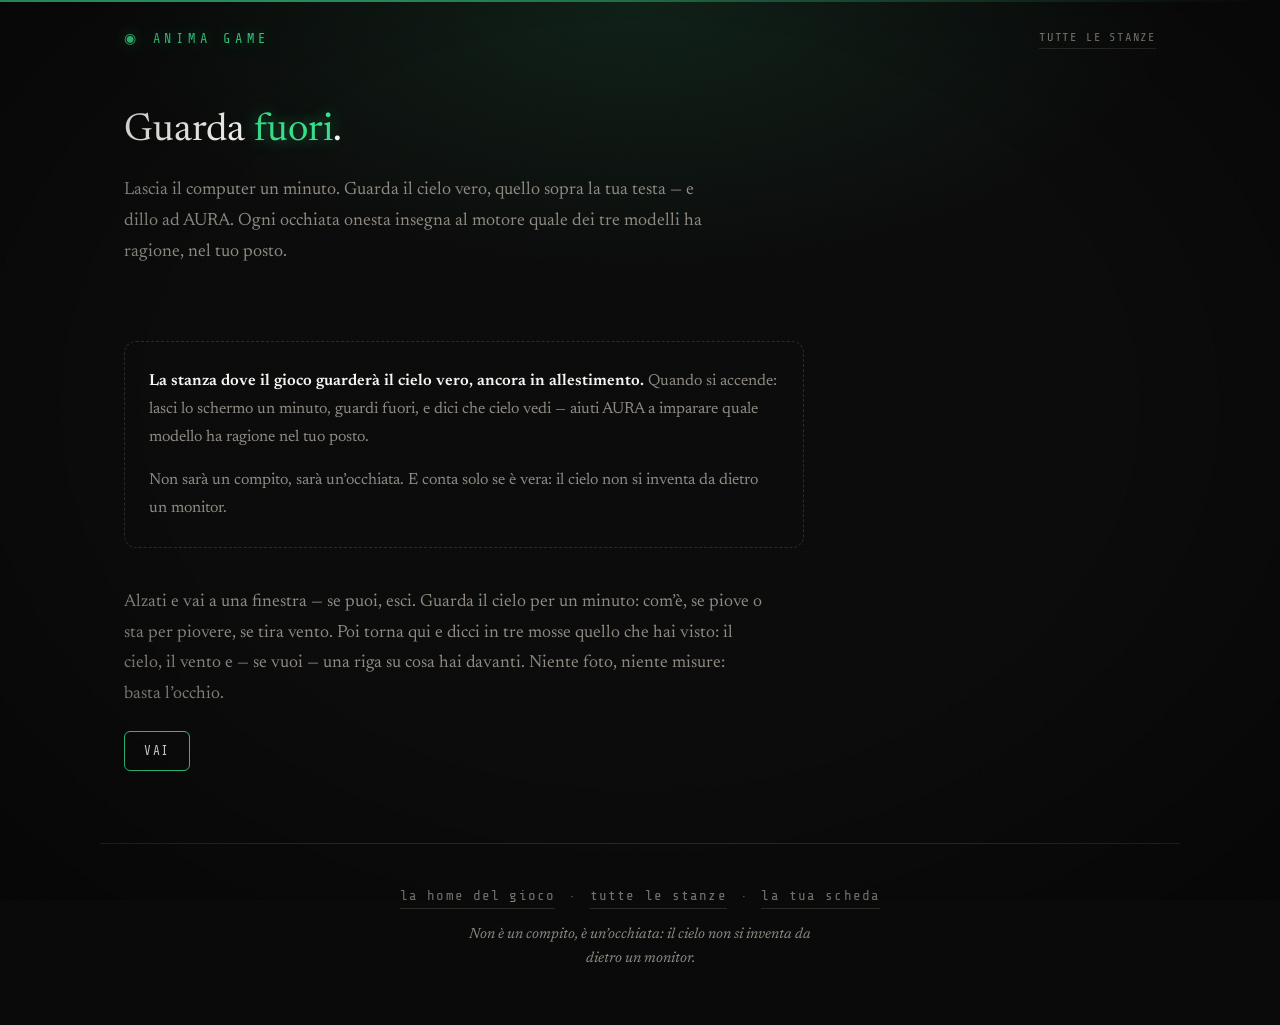
<file: guarda-fuori.html>
<!doctype html>
<html lang="it">
<head>
<meta charset="utf-8">
<meta name="viewport" content="width=device-width, initial-scale=1">
<!-- «Guarda fuori» è il nome DI LAVORO della stanza (ECHO, AURA/PAROLE-AURA-2077.md
     §g): il nome vero lo sceglie il Direttore, come per la stanza delle verifiche. -->
<title>Guarda fuori — ANIMA GAME</title>
<meta name="description" content="La stanza di ANIMA GAME dove guardi il cielo vero un minuto e lo dici ad AURA.">
<meta name="robots" content="noindex">
<link rel="icon" type="image/svg+xml" href="assets/favicon.svg">
<link rel="preconnect" href="https://fonts.googleapis.com">
<link rel="preconnect" href="https://fonts.gstatic.com" crossorigin>
<link rel="stylesheet" href="https://fonts.googleapis.com/css2?family=Newsreader:ital,opsz,wght@0,6..72,400;0,6..72,600;1,6..72,400&family=Share+Tech+Mono&display=swap">
<link rel="stylesheet" href="assets/stile.css">
<style>
  .testata {
    max-width: 1080px; margin: 0 auto; padding: 1.6rem 1.5rem 0;
    display: flex; justify-content: space-between; align-items: center; gap: 1rem;
  }
  .testata a {
    font-family: var(--font-mono); font-size: .75rem; letter-spacing: .15em;
    text-transform: uppercase; color: var(--muto); text-decoration: none;
    border-bottom: 1px solid var(--linea);
  }
  .testata a:hover, .testata a:focus-visible { color: var(--verde); border-color: var(--verde); }

  .apertura {
    max-width: 1080px; margin: 0 auto; padding: 3.2rem 1.5rem 0;
    animation: salita .7s ease-out both;
  }
  .apertura h1 { font-size: clamp(1.6rem, 4.5vw, 2.4rem); font-weight: 400; margin-bottom: .8rem; }
  .apertura h1 b { color: var(--verde); font-weight: 400; }
  .apertura .sotto {
    color: var(--muto); max-width: 58ch;
    font-size: clamp(1rem, 2.2vw, 1.12rem); line-height: 1.75;
  }

  /* ── il riquadro d'ingresso: si vede solo quando la stanza è accesa
     e manca ancora un token ── */
  .riquadro {
    max-width: 30rem; background: var(--fondo); border: 1px solid var(--linea);
    border-radius: 12px; padding: 1.8rem 1.6rem;
  }
  .riquadro h2 {
    font-family: var(--font-mono); font-size: .82rem; letter-spacing: .2em;
    text-transform: uppercase; color: var(--verde); font-weight: 400; margin-bottom: .6rem;
  }
  .riquadro-sotto { color: var(--muto); font-size: .95rem; line-height: 1.65; margin-bottom: 1.3rem; }
  .riquadro label {
    display: block; font-family: var(--font-mono); font-size: .68rem;
    letter-spacing: .22em; text-transform: uppercase; color: var(--muto); margin-bottom: .5rem;
  }
  .riquadro input {
    width: 100%; background: #0A0A0A; color: var(--carta);
    font-family: var(--font-serif); font-size: 1.02rem; line-height: 1.6;
    border: 1px solid var(--linea); border-radius: 8px; padding: .75rem .9rem;
  }
  .riquadro input:focus { outline: none; border-color: var(--verde); }
  .riquadro input::placeholder { color: var(--muto); font-style: italic; } /* #5C5852 faceva 2,8:1 sul nero; il muto fa 5,8:1 (collaudo 04/09) */
  .riquadro .campo + .campo { margin-top: 1.1rem; }
  .riquadro .riga-azione { margin-top: 1.4rem; }
  .errore { margin-top: 1rem; color: var(--muto); font-size: .92rem; }
  .errore:empty { display: none; }

  /* ── la stanza vera ── */
  .avviso {
    max-width: 680px; border: 1px dashed var(--linea); border-radius: 12px;
    padding: 1.6rem 1.5rem; color: var(--muto); line-height: 1.75; margin-bottom: 2.4rem;
  }
  .avviso strong { color: var(--carta); font-weight: 600; }

  .minuto { max-width: 640px; }
  .minuto p { color: var(--muto); line-height: 1.75; font-size: clamp(1rem, 2.2vw, 1.1rem); }
  #durante-minuto { text-align: center; }
  .cronometro-numero {
    font-family: var(--font-mono); font-size: clamp(3rem, 10vw, 5rem);
    color: var(--verde); line-height: 1;
  }
  .cronometro-unita {
    display: block; font-family: var(--font-mono); font-size: .68rem;
    letter-spacing: .25em; text-transform: uppercase; color: var(--muto); margin-top: .6rem;
  }
  .nota-cronometro { margin-top: 1rem; font-style: italic; }

  .banco { max-width: 680px; }
  .banco .campo { margin-bottom: 1.5rem; }
  .etichetta-scelta {
    font-family: var(--font-mono); font-size: .68rem; letter-spacing: .22em;
    text-transform: uppercase; color: var(--muto); margin-bottom: .7rem;
  }
  .gruppo-scelte { display: flex; flex-wrap: wrap; gap: .6rem; }
  .scelta {
    font: inherit; font-family: var(--font-mono); font-size: .82rem; letter-spacing: .05em;
    text-transform: uppercase; color: var(--carta); background: transparent;
    border: 1px solid var(--linea); border-radius: 6px; padding: .55rem 1.05rem; cursor: pointer;
  }
  .scelta:hover { border-color: var(--verde); }
  .scelta.selezionato { border-color: var(--verde); background: var(--verde); color: var(--nero); }
  .scelta:focus-visible { outline: 2px solid var(--verde); outline-offset: 2px; }

  .banco label {
    display: block; font-family: var(--font-mono); font-size: .68rem;
    letter-spacing: .22em; text-transform: uppercase; color: var(--muto); margin-bottom: .55rem;
  }
  .banco input {
    width: 100%; background: #0A0A0A; color: var(--carta);
    font-family: var(--font-serif); font-size: 1.02rem; line-height: 1.6;
    border: 1px solid var(--linea); border-radius: 8px; padding: .75rem .9rem;
  }
  .banco input:focus { outline: none; border-color: var(--verde); }
  .banco input::placeholder { color: var(--muto); font-style: italic; } /* #5C5852 faceva 2,8:1 sul nero; il muto fa 5,8:1 (collaudo 04/09) */

  .esito {
    margin-top: 1.4rem; padding-top: 1.3rem; border-top: 1px solid var(--linea);
    color: var(--muto); line-height: 1.75; font-size: .98rem;
  }
  .esito[hidden] { display: none; }
  .esito strong { color: var(--carta); font-weight: 600; }
  .esito ul { margin-top: .8rem; padding-left: 1.2rem; }
  .esito .rotta {
    display: block; margin-top: .9rem; font-family: var(--font-mono);
    font-size: .78rem; letter-spacing: .04em; color: var(--verde); word-break: break-all;
  }
</style>
</head>
<body>

  <header class="testata">
    <span class="marca">&#9673; Anima Game</span>
    <a href="strumenti.html">tutte le stanze</a>
  </header>

  <section class="apertura">
    <h1>Guarda <b>fuori</b>.</h1>
    <p class="sotto">Lascia il computer un minuto. Guarda il cielo vero, quello sopra la tua
       testa — e dillo ad AURA. Ogni occhiata onesta insegna al motore quale dei tre modelli
       ha ragione, nel tuo posto.</p>
  </section>

  <!-- ═══ RIENTRA CON LA TUA CARTA ═══
       Si vede SOLO se la stanza è accesa (BACKEND_URL + AURA.ACCESE) e manca un
       token: senza backend acceso il concetto di sessione non ha senso, e la
       stanza si mostra direttamente in modalità degrado (vedi #degrado sotto). -->
  <section class="sezione" id="porta">
    <div class="riquadro" id="entra" hidden>
      <h2>Rientra con la tua carta</h2>
      <p class="riquadro-sotto">Il numero è quello della tua carta; il codice è quello
         stampato dietro — lo legge solo chi ce l&rsquo;ha in mano.</p>
      <form id="entra-form" novalidate>
        <div class="campo">
          <label for="entra-carta">carta</label>
          <input id="entra-carta" name="carta" type="text" autocomplete="off" placeholder="il numero della tua carta">
        </div>
        <div class="campo">
          <label for="entra-codice">codice</label>
          <input id="entra-codice" name="codice" type="text" autocomplete="off" placeholder="il codice stampato dietro">
        </div>
        <div class="riga-azione">
          <button class="btn" type="submit">Entra</button>
        </div>
        <p class="errore" id="errore-entra" role="alert"></p>
      </form>
    </div>

    <!-- ═══ LA STANZA ═══ -->
    <div id="stanza" hidden>

      <!-- degrado onesto: la stanza esiste ma il Worker non risponde ancora -->
      <div class="avviso" id="degrado" hidden>
        <p><strong>La stanza dove il gioco guarderà il cielo vero, ancora in allestimento.</strong>
           Quando si accende: lasci lo schermo un minuto, guardi fuori, e dici che cielo
           vedi — aiuti AURA a imparare quale modello ha ragione nel tuo posto.</p>
        <p style="margin-top: .9rem">Non sarà un compito, sarà un&rsquo;occhiata. E conta solo
           se è vera: il cielo non si inventa da dietro un monitor.</p>
      </div>

      <!-- fase 1: l'invito al minuto -->
      <div class="minuto" id="fase-invito">
        <div id="pre-minuto">
          <p>Alzati e vai a una finestra — se puoi, esci. Guarda il cielo per un minuto:
             com&rsquo;è, se piove o sta per piovere, se tira vento. Poi torna qui e dicci
             in tre mosse quello che hai visto: il cielo, il vento e — se vuoi — una riga
             su cosa hai davanti. Niente foto, niente misure: basta l&rsquo;occhio.</p>
          <p style="margin-top: 1.3rem"><button class="btn" id="vai" type="button">Vai</button></p>
        </div>
        <div id="durante-minuto" hidden>
          <div class="cronometro-numero" id="conto" aria-live="polite">60</div>
          <span class="cronometro-unita">secondi</span>
          <p class="nota-cronometro">Non serve restare su questa pagina: guarda il cielo, poi torna qui.</p>
        </div>
      </div>

      <!-- fase 2: le scelte, al ritorno -->
      <form class="banco" id="osservazione" hidden novalidate>
        <div class="campo">
          <p class="etichetta-scelta">cielo</p>
          <div class="gruppo-scelte" role="group" aria-label="cielo">
            <button type="button" class="scelta scelta-cielo" data-valore="sereno" aria-pressed="false">Sereno</button>
            <button type="button" class="scelta scelta-cielo" data-valore="velato" aria-pressed="false">Velato</button>
            <button type="button" class="scelta scelta-cielo" data-valore="coperto" aria-pressed="false">Coperto</button>
            <button type="button" class="scelta scelta-cielo" data-valore="nebbia" aria-pressed="false">Nebbia</button>
            <button type="button" class="scelta scelta-cielo" data-valore="pioggia" aria-pressed="false">Pioggia</button>
            <button type="button" class="scelta scelta-cielo" data-valore="temporale" aria-pressed="false">Temporale</button>
            <button type="button" class="scelta scelta-cielo" data-valore="neve" aria-pressed="false">Neve</button>
            <button type="button" class="scelta scelta-cielo" data-valore="vento" aria-pressed="false">Vento</button>
          </div>
        </div>

        <div class="campo">
          <p class="etichetta-scelta">vento</p>
          <div class="gruppo-scelte" role="group" aria-label="vento">
            <button type="button" class="scelta scelta-vento" data-valore="calmo" aria-pressed="false">Calmo</button>
            <button type="button" class="scelta scelta-vento" data-valore="brezza" aria-pressed="false">Brezza</button>
            <button type="button" class="scelta scelta-vento" data-valore="forte" aria-pressed="false">Forte</button>
          </div>
        </div>

        <div class="campo">
          <label for="testo">Cosa vedi, in una riga (max 140 caratteri)</label>
          <input id="testo" name="testo" type="text" maxlength="140" placeholder="cosa hai davanti, se vuoi dirlo">
        </div>

        <div class="campo">
          <label for="localita">il tuo posto</label>
          <input id="localita" name="localita" type="text" list="localita-suggerimenti"
                 autocomplete="off" placeholder="scrivi una città o una zona">
          <datalist id="localita-suggerimenti"></datalist>
        </div>

        <div class="riga-azione">
          <button class="btn" type="submit">Manda</button>
        </div>

        <p class="esito" id="esito" hidden role="status"></p>
      </form>
    </div>
  </section>

  <footer class="footer">
    <div class="footer-domini">
      <a href="gioco.html">la home del gioco</a>
      <span class="sep">&middot;</span>
      <a href="strumenti.html">tutte le stanze</a>
      <span class="sep">&middot;</span>
      <a href="scheda.html">la tua scheda</a>
    </div>
    <p class="footer-nota">Non è un compito, è un&rsquo;occhiata: il cielo non si inventa da dietro un monitor.</p>
  </footer>

<script src="assets/config.js"></script>
<script src="assets/sessione.js"></script>
<script src="assets/guarda-fuori.js" defer></script>
<!-- creato da JUDY, 2026-09-04 — parole di ECHO (AURA/PAROLE-AURA-2077.md §g) -->
</body>
</html>
</file>
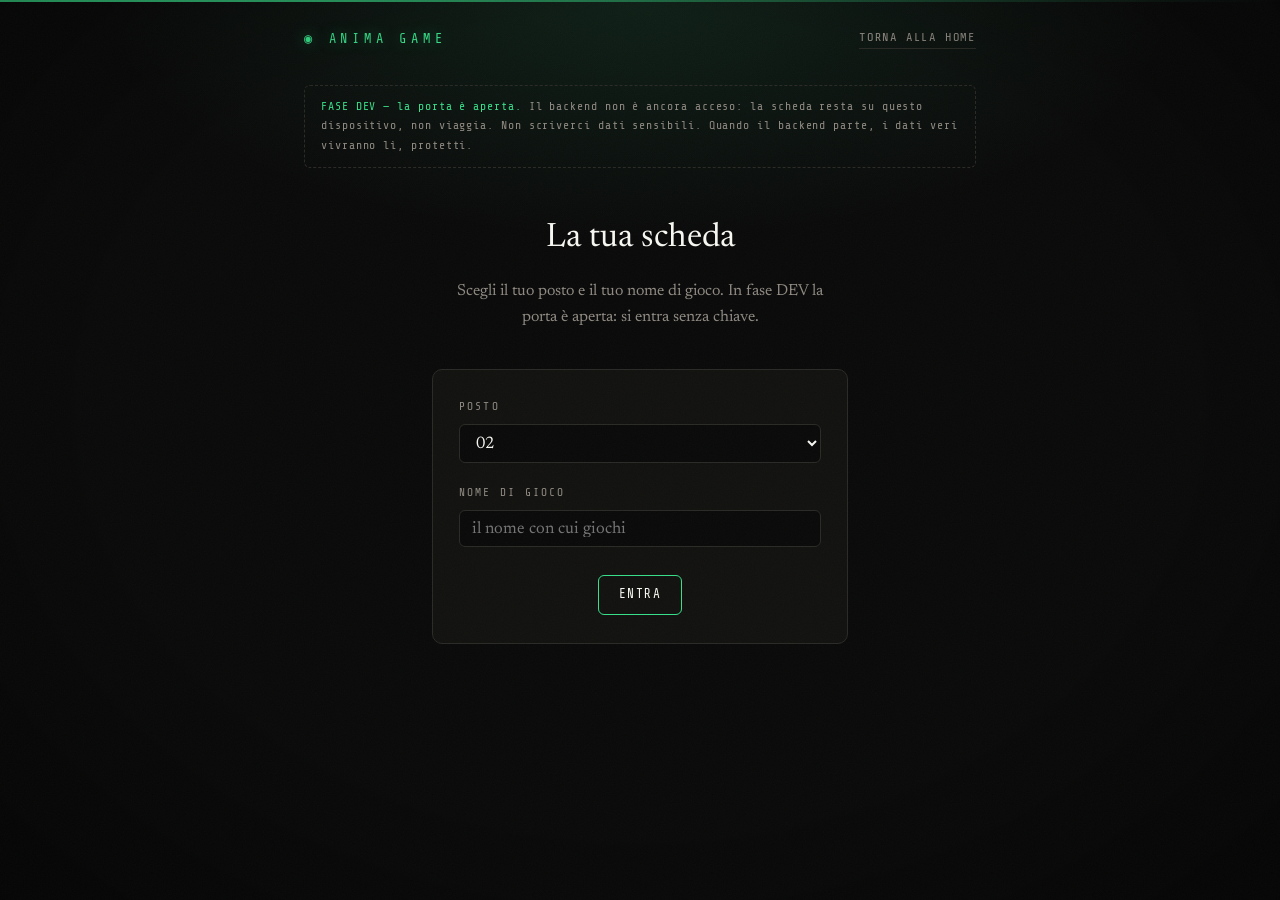
<file: scheda.html>
<!doctype html>
<html lang="it">
<head>
<meta charset="utf-8">
<meta name="viewport" content="width=device-width, initial-scale=1">
<title>La tua scheda — ANIMA GAME</title>
<meta name="description" content="La scheda giocatore di ANIMA GAME. I dati sono tuoi: decidi tu, campo per campo, cosa mostrare.">
<meta name="robots" content="noindex">
<link rel="icon" type="image/svg+xml" href="assets/favicon.svg">
<link rel="preconnect" href="https://fonts.googleapis.com">
<link rel="preconnect" href="https://fonts.gstatic.com" crossorigin>
<link rel="stylesheet" href="https://fonts.googleapis.com/css2?family=Newsreader:ital,opsz,wght@0,6..72,400;0,6..72,600;1,6..72,400&family=Share+Tech+Mono&display=swap">
<link rel="stylesheet" href="assets/stile.css">
<style>
  .testata {
    max-width: 720px;
    margin: 0 auto;
    padding: 1.6rem 1.5rem 0;
    display: flex;
    justify-content: space-between;
    align-items: center;
    gap: 1rem;
  }
  .testata a {
    font-family: var(--font-mono);
    font-size: .75rem;
    letter-spacing: .15em;
    text-transform: uppercase;
    color: var(--muto);
    text-decoration: none;
    border-bottom: 1px solid var(--linea);
  }
  .testata a:hover { color: var(--verde); border-color: var(--verde); }

  /* striscia DEV: dice la verità sul dove stanno i dati */
  .striscia-dev {
    max-width: 720px;
    margin: 1.4rem auto 0;
    padding: .8rem 1.5rem;
  }
  .striscia-dev p {
    font-family: var(--font-mono);
    font-size: .72rem;
    letter-spacing: .08em;
    line-height: 1.7;
    color: var(--muto);
    border: 1px dashed var(--linea);
    border-radius: 6px;
    padding: .7rem 1rem;
  }
  .striscia-dev strong { color: var(--verde); font-weight: 400; }

  .pagina {
    max-width: 720px;
    margin: 0 auto;
    padding: 2rem 1.5rem 4rem;
    animation: salita .7s ease-out both;
  }

  /* ── ENTRA (fase DEV: la porta è aperta) ── */
  #entra .marca { text-align: center; display: block; margin-bottom: 1.6rem; }
  #entra h1 {
    font-size: clamp(1.5rem, 4.5vw, 2.1rem);
    font-weight: 400;
    text-align: center;
    margin-bottom: .8rem;
  }
  #entra .sotto {
    text-align: center;
    color: var(--muto);
    max-width: 44ch;
    margin: 0 auto 2.4rem;
  }
  .modulo {
    background: var(--fondo);
    border: 1px solid var(--linea);
    border-radius: 10px;
    padding: 1.8rem 1.6rem;
    display: flex;
    flex-direction: column;
    gap: 1.3rem;
    max-width: 26rem;
    margin: 0 auto;
  }
  .modulo label {
    font-family: var(--font-mono);
    font-size: .7rem;
    letter-spacing: .2em;
    text-transform: uppercase;
    color: var(--muto);
    display: flex;
    flex-direction: column;
    gap: .5rem;
  }
  .modulo input, .modulo select {
    font-family: var(--font-serif);
    font-size: 1.05rem;
    color: var(--carta);
    background: var(--nero);
    border: 1px solid var(--linea);
    border-radius: 6px;
    padding: .6rem .8rem;
  }
  .modulo input:focus, .modulo select:focus {
    outline: none;
    border-color: var(--verde);
  }
  .modulo .btn { align-self: center; margin-top: .4rem; }

  /* ── LA SCHEDA ── */
  .carta {
    background: var(--fondo);
    border: 1px solid var(--linea);
    border-radius: 12px;
    padding: 2rem 1.7rem;
    position: relative;
    overflow: hidden;
  }
  .carta::before {
    content: '';
    position: absolute;
    inset: 0;
    background: radial-gradient(ellipse at 30% 0%, rgba(56, 224, 138, .06), transparent 55%);
    pointer-events: none;
  }
  body.vista-altri .carta { border-color: var(--verde); }

  .carta-testa {
    display: flex;
    align-items: baseline;
    gap: 1rem;
    margin-bottom: 1.6rem;
  }
  .carta-slot {
    font-family: var(--font-mono);
    font-size: .8rem;
    letter-spacing: .3em;
    color: var(--verde);
  }
  .carta-nome {
    font-family: var(--font-mono);
    font-size: clamp(1.3rem, 4vw, 1.9rem);
    letter-spacing: .08em;
    text-transform: uppercase;
    color: var(--carta);
  }

  .dal-systema {
    display: grid;
    grid-template-columns: repeat(auto-fit, minmax(120px, 1fr));
    gap: .9rem;
    margin-bottom: 2rem;
  }
  .dato {
    border: 1px solid var(--linea);
    border-radius: 8px;
    padding: .8rem .9rem;
    background: var(--nero);
  }
  .dato .l {
    font-family: var(--font-mono);
    font-size: .6rem;
    letter-spacing: .2em;
    text-transform: uppercase;
    color: var(--muto);
  }
  .dato .v {
    font-family: var(--font-mono);
    font-size: 1.35rem;
    color: var(--carta);
    margin-top: .3rem;
  }
  /* il punteggio è IL dato: grande, mono, verde */
  .dato.punteggio .v { color: var(--verde); font-size: 1.6rem; }
  .nota-systema {
    font-size: .88rem;
    color: var(--muto);
    font-style: italic;
    margin: -.8rem 0 2rem;
  }

  /* campi con interruttore */
  .campo {
    border-top: 1px solid var(--linea);
    padding: 1.1rem 0;
  }
  .campo-testa {
    display: flex;
    justify-content: space-between;
    align-items: center;
    gap: 1rem;
    margin-bottom: .55rem;
  }
  .campo-nome {
    font-family: var(--font-mono);
    font-size: .72rem;
    letter-spacing: .2em;
    text-transform: uppercase;
    color: var(--muto);
  }
  .interruttore {
    display: inline-flex;
    align-items: center;
    gap: .5rem;
    font-family: var(--font-mono);
    font-size: .65rem;
    letter-spacing: .1em;
    text-transform: uppercase;
    color: var(--muto);
    cursor: pointer;
    user-select: none;
  }
  .interruttore.acceso { color: var(--verde); }
  .interruttore input {
    appearance: none;
    width: 2rem;
    height: 1.05rem;
    border: 1px solid var(--linea);
    border-radius: 1rem;
    background: var(--nero);
    position: relative;
    cursor: pointer;
    transition: border-color .25s ease;
  }
  .interruttore input::after {
    content: '';
    position: absolute;
    top: 2px;
    left: 2px;
    width: .72rem;
    height: .72rem;
    border-radius: 50%;
    background: var(--muto);
    transition: transform .25s ease, background .25s ease;
  }
  .interruttore input:checked { border-color: var(--verde); }
  .interruttore input:checked::after {
    transform: translateX(.9rem);
    background: var(--verde);
  }
  .interruttore input:focus-visible {
    outline: 2px solid var(--verde);
    outline-offset: 2px;
  }
  .campo-input {
    width: 100%;
    font-family: var(--font-serif);
    font-size: 1.05rem;
    color: var(--carta);
    background: var(--nero);
    border: 1px solid var(--linea);
    border-radius: 6px;
    padding: .55rem .8rem;
  }
  .campo-input:focus { outline: none; border-color: var(--verde); }
  .campo-valore { font-size: 1.05rem; color: var(--carta); }
  .campo-vuoto { font-style: italic; color: var(--muto); padding: 1rem 0; }

  .carta-azioni {
    display: flex;
    gap: 1rem;
    flex-wrap: wrap;
    margin-top: 1.8rem;
  }
  .btn.secondario { border-color: var(--linea); color: var(--muto); }
  .btn.secondario:hover { color: var(--carta); }

  .regola-privacy {
    margin-top: 1.6rem;
    font-size: .92rem;
    color: var(--muto);
    line-height: 1.7;
    max-width: 58ch;
  }
  .regola-privacy strong { color: var(--carta); }
</style>
</head>
<body>

  <header class="testata">
    <span class="marca">&#9673; Anima Game</span>
    <a href="gioco.html">torna alla home</a>
  </header>

  <div class="striscia-dev">
    <p><strong>FASE DEV — la porta è aperta.</strong> Il backend non è ancora acceso:
       la scheda resta su questo dispositivo, non viaggia. Non scriverci
       dati sensibili. Quando il backend parte, i dati veri vivranno lì, protetti.</p>
  </div>

  <!-- ═══ ENTRA (fase DEV: si entra senza chiave) ═══ -->
  <main class="pagina" id="entra" hidden>
    <h1>La tua scheda</h1>
    <p class="sotto">Scegli il tuo posto e il tuo nome di gioco.
       In fase DEV la porta è aperta: si entra senza chiave.</p>
    <form class="modulo" id="entra-form">
      <label>Posto
        <select id="entra-slot">
          <option value="0">00 — giocatore 0</option>
          <option value="1">01 — giocatore 1</option>
          <option value="2" selected>02</option>
          <option value="3">03</option>
          <option value="4">04</option>
          <option value="5">05</option>
          <option value="6">06</option>
          <option value="7">07</option>
          <option value="8">08</option>
          <option value="9">09</option>
        </select>
      </label>
      <label>Nome di gioco
        <input type="text" id="entra-nome" maxlength="24" required
               placeholder="il nome con cui giochi" autocomplete="off">
      </label>
      <button class="btn" type="submit">Entra</button>
    </form>
  </main>

  <!-- ═══ LA SCHEDA ═══ -->
  <main class="pagina" id="scheda" hidden>
    <div class="carta">
      <div class="carta-testa">
        <span class="carta-slot" id="scheda-slot">00</span>
        <span class="carta-nome" id="scheda-nome">—</span>
      </div>

      <div class="dal-systema">
        <div class="dato punteggio"><div class="l">punteggio</div><div class="v" id="scheda-punteggio">0</div></div>
        <div class="dato"><div class="l">contenuti</div><div class="v" id="scheda-contenuti">0</div></div>
        <div class="dato"><div class="l">arcano</div><div class="v" id="scheda-arcano">—</div></div>
        <div class="dato"><div class="l">ingresso</div><div class="v" id="scheda-ingresso">—</div></div>
      </div>
      <p class="nota-systema">Questi li scrive il systema: punteggio e contenuti col backend,
         l&rsquo;arcano arriva a settembre con la Porta.</p>

      <div id="campi"><!-- i campi con interruttore, disegnati da scheda.js --></div>

      <div class="carta-azioni">
        <button class="btn" id="vista-altri" type="button">Come ti vedono gli altri</button>
        <button class="btn secondario" id="esci" type="button">Esci</button>
      </div>
    </div>

    <p class="regola-privacy"><strong>La regola:</strong> i dati sono tuoi,
       <strong>il nome compreso</strong>. Ogni campo nasce <strong>solo tuo</strong>
       e si mostra soltanto se accendi l&rsquo;interruttore — spento il nome,
       per gli altri sei il tuo numero. L&rsquo;unica cosa che si vede sempre
       è il <strong>punteggio</strong>: è il gioco.</p>
  </main>

<script src="assets/config.js"></script>
<script src="assets/scheda.js"></script>
<!-- creato da ECHO, 2026-08-01 · nome-come-campo e verde su nero su direzione JUDY, 2026-08-02 -->
</body>
</html>
</file>
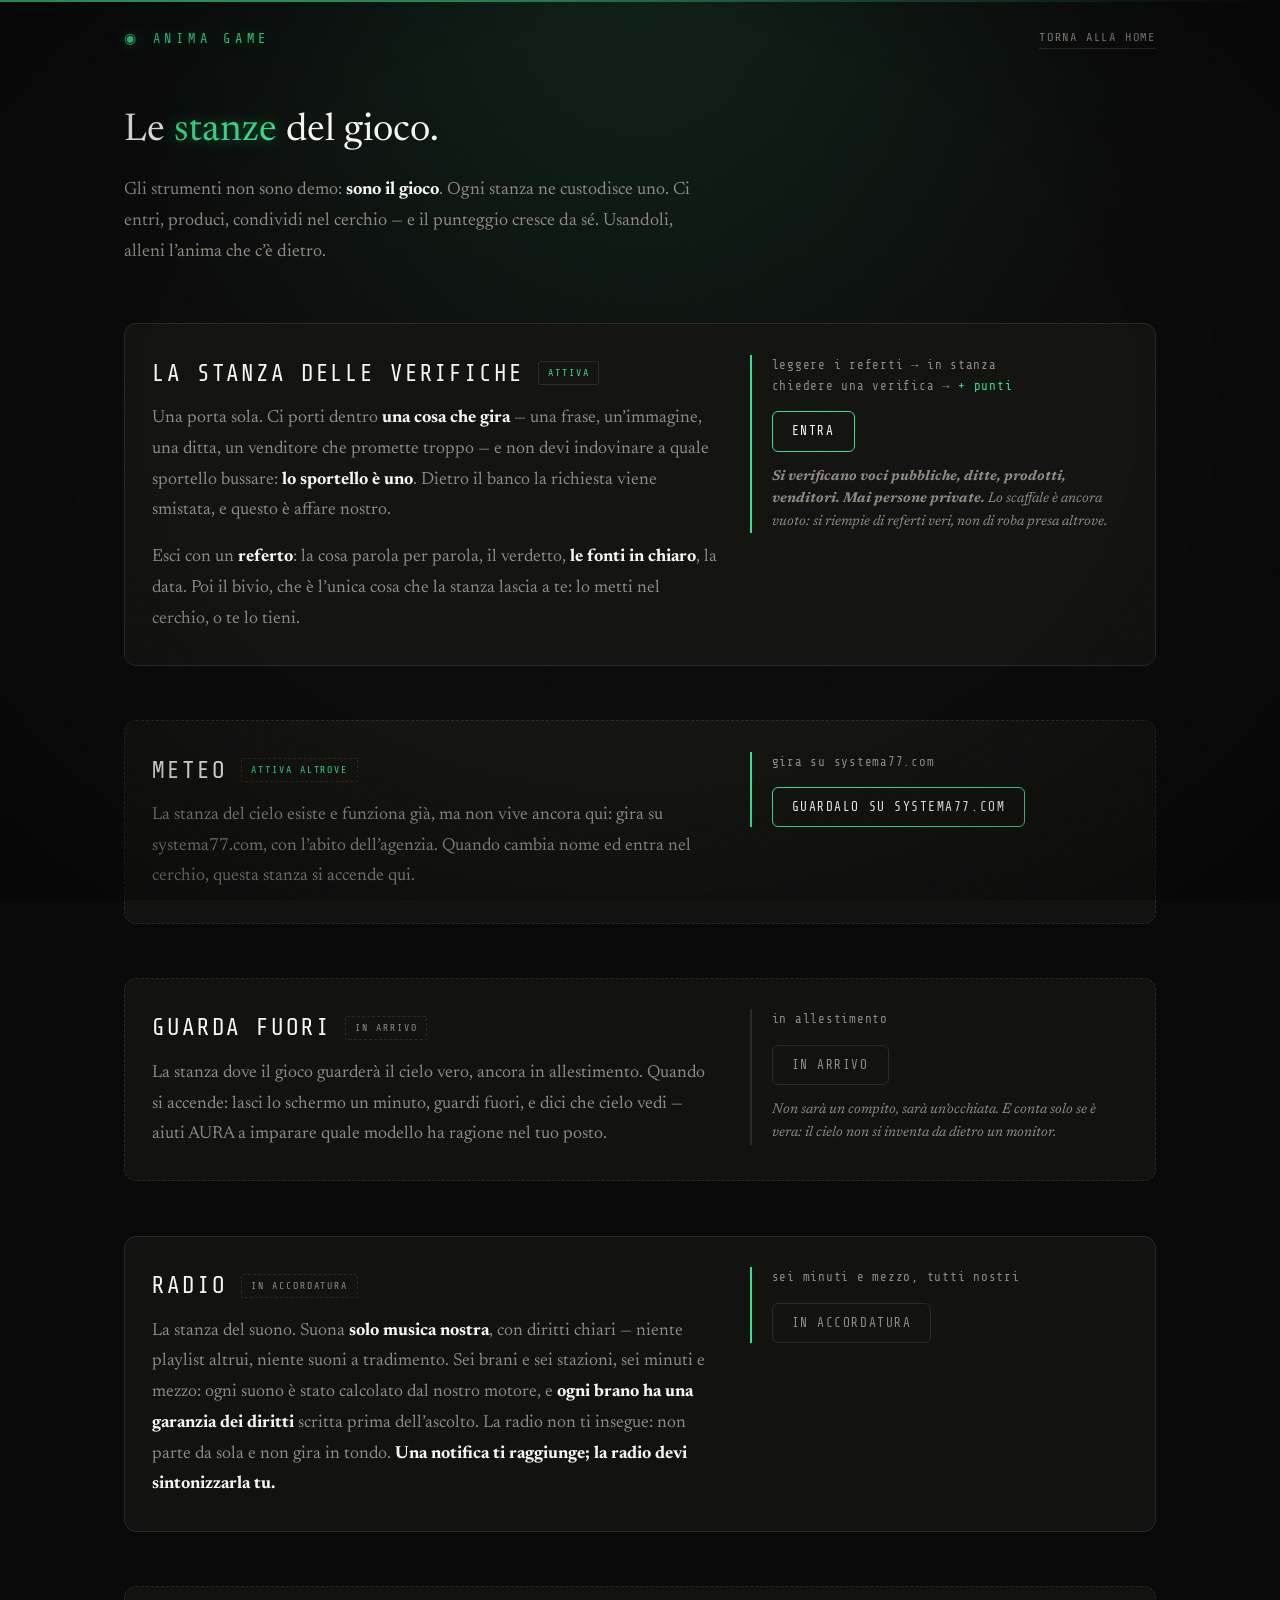
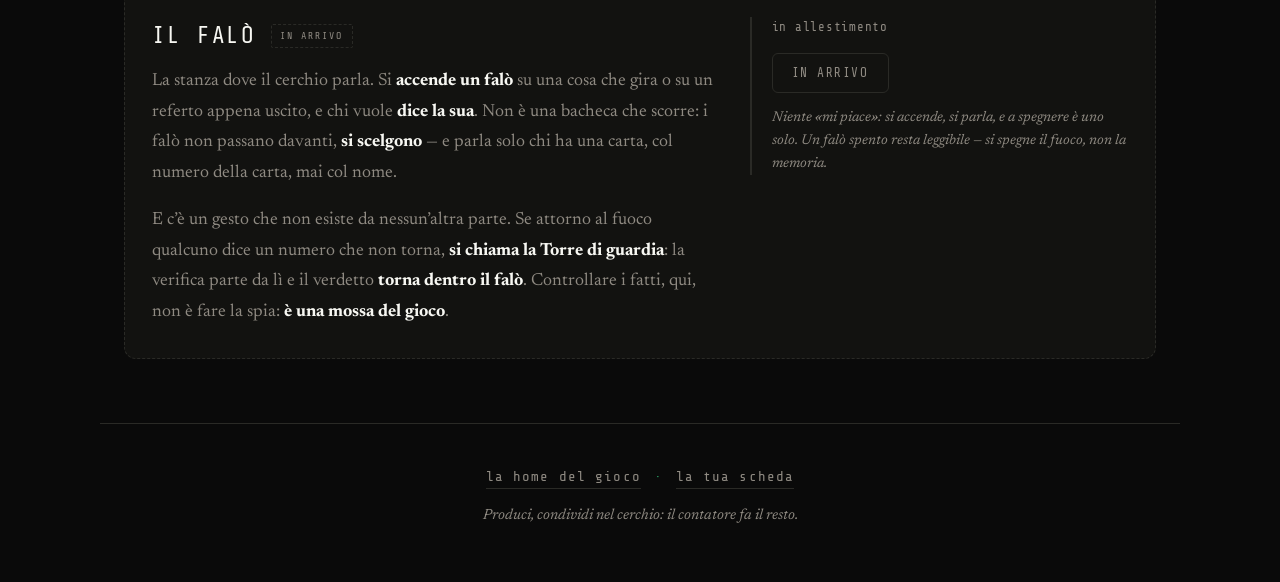
<file: strumenti.html>
<!doctype html>
<html lang="it">
<head>
<meta charset="utf-8">
<meta name="viewport" content="width=device-width, initial-scale=1">
<title>Le stanze — ANIMA GAME</title>
<meta name="description" content="Le stanze di ANIMA GAME: verifiche, meteo, radio, il falò. Gli strumenti sono il gioco.">
<link rel="icon" type="image/svg+xml" href="assets/favicon.svg">
<link rel="preconnect" href="https://fonts.googleapis.com">
<link rel="preconnect" href="https://fonts.gstatic.com" crossorigin>
<link rel="stylesheet" href="https://fonts.googleapis.com/css2?family=Newsreader:ital,opsz,wght@0,6..72,400;0,6..72,600;1,6..72,400&family=Share+Tech+Mono&display=swap">
<link rel="stylesheet" href="assets/stile.css">
<style>
  .testata {
    max-width: 1080px;
    margin: 0 auto;
    padding: 1.6rem 1.5rem 0;
    display: flex;
    justify-content: space-between;
    align-items: center;
    gap: 1rem;
  }
  .testata a {
    font-family: var(--font-mono);
    font-size: .75rem;
    letter-spacing: .15em;
    text-transform: uppercase;
    color: var(--muto);
    text-decoration: none;
    border-bottom: 1px solid var(--linea);
  }
  .testata a:hover { color: var(--verde); border-color: var(--verde); }

  .apertura {
    max-width: 1080px;
    margin: 0 auto;
    padding: 3.2rem 1.5rem 0;
    animation: salita .7s ease-out both;
  }
  .apertura h1 {
    font-size: clamp(1.6rem, 4.5vw, 2.4rem);
    font-weight: 400;
    margin-bottom: .8rem;
  }
  .apertura h1 b { color: var(--verde); font-weight: 400; }
  .apertura .sotto {
    color: var(--muto);
    max-width: 58ch;
    font-size: clamp(1rem, 2.2vw, 1.12rem);
    line-height: 1.75;
  }
  .apertura .sotto strong { color: var(--carta); }

  .stanza {
    max-width: 1080px;
    margin: 0 auto;
    padding: 3.4rem 1.5rem 0;
    scroll-margin-top: 1.5rem;
  }
  .stanza:last-of-type { padding-bottom: 4rem; }
  .stanza-corpo {
    background: var(--fondo);
    border: 1px solid var(--linea);
    border-radius: 12px;
    padding: 1.9rem 1.7rem;
    display: grid;
    grid-template-columns: 1fr;
    gap: 1.1rem;
  }
  @media (min-width: 760px) {
    .stanza-corpo { grid-template-columns: 3fr 2fr; align-items: start; gap: 2rem; }
  }
  .stanza.spenta .stanza-corpo { border-style: dashed; }
  /* Vero e funzionante, ma non ancora di casa qui: verde (funziona) + bordo
     tratteggiato (non ha ancora la sua stanza nel cerchio). Stessa regola di
     index.html (JUDY, 2026-09-04); estesa qui da D.R.A.G.O. lo stesso giorno. */
  /* Il badge di stato non aveva NESSUNA regola in questa pagina: «attiva» e
     «in arrivo» uscivano come testo nudo, nel font del corpo. Stesse regole di
     index.html, così le due pagine dicono la stessa cosa nello stesso modo. */
  .stato {
    font-family: var(--font-mono);
    font-size: .62rem;
    letter-spacing: .2em;
    text-transform: uppercase;
    color: var(--verde);
    border: 1px solid var(--linea);
    border-radius: 2px;
    padding: .2rem .55rem;
    white-space: nowrap;
  }
  .stato.spento { color: var(--muto); border-style: dashed; }
  .stato.altrove { border-style: dashed; }
  .stanza.altrove .stanza-corpo { border-style: dashed; }
  .stanza-testa {
    display: flex;
    align-items: center;
    gap: .9rem;
    margin-bottom: .7rem;
  }
  .stanza-testa h2 {
    font-family: var(--font-mono);
    font-size: clamp(1.15rem, 3vw, 1.45rem);
    letter-spacing: .08em;
    text-transform: uppercase;
    color: var(--carta);
    font-weight: 400;
  }
  .stanza-desc {
    color: var(--muto);
    font-size: clamp(1rem, 2.2vw, 1.1rem);
    line-height: 1.75;
  }
  .stanza-desc strong { color: var(--carta); }
  .stanza-lato {
    border-left: 2px solid var(--verde);
    padding-left: 1.2rem;
    display: flex;
    flex-direction: column;
    gap: .9rem;
  }
  .stanza.spenta .stanza-lato { border-left-color: var(--linea); }
  .stanza-punti {
    font-family: var(--font-mono);
    font-size: .78rem;
    letter-spacing: .06em;
    line-height: 1.7;
    color: var(--muto);
  }
  .stanza-punti b { color: var(--verde); font-weight: 400; }
  .stanza-nota {
    font-size: .88rem;
    font-style: italic;
    color: var(--muto);
  }
</style>
</head>
<body>

  <header class="testata">
    <span class="marca">&#9673; Anima Game</span>
    <a href="gioco.html">torna alla home</a>
  </header>

  <section class="apertura">
    <h1>Le <b>stanze</b> del gioco.</h1>
    <p class="sotto">Gli strumenti non sono demo: <strong>sono il gioco</strong>.
       Ogni stanza ne custodisce uno. Ci entri, produci, condividi nel cerchio —
       e il punteggio cresce da sé. Usandoli, alleni l&rsquo;anima che c&rsquo;è dietro.</p>
  </section>

  <!-- ═══ LA PORTA UNICA DELLE VERIFICHE ═══
       Ordine del Direttore, 30/08: UNA porta di verifica invece di due —
       «se non è chiaro, il giocatore sbaglierà». Qui c'erano due stanze
       (affermazioni da una parte, contenuti sospetti dall'altra) e il
       giocatore doveva scegliere PRIMA di sapere cosa aveva in mano: una
       decisione nostra, scaricata su di lui. Adesso è un banco solo, e chi
       smista sta dietro.
       ⛔ I due «Entra» puntavano a cyberboomer.io — il banco privato del
       Direttore, dove il giocatore non entrerà. Tolti: la stanza è in casa,
       ed è `verifiche.html`.
       ⬜ NOME-DEFINITIVO: «la stanza delle verifiche» è un segnaposto neutro.
       Il nome vero lo sceglie il Direttore. Qui e nel <h2> qui sotto. -->
  <section class="stanza" id="verifiche">
    <div class="stanza-corpo">
      <div>
        <div class="stanza-testa">
          <h2 data-nome="segnaposto">La stanza delle verifiche</h2>
          <span class="stato">attiva</span>
        </div>
        <p class="stanza-desc">Una porta sola. Ci porti dentro <strong>una cosa che
           gira</strong> — una frase, un&rsquo;immagine, una ditta, un venditore che
           promette troppo — e non devi indovinare a quale sportello bussare:
           <strong>lo sportello è uno</strong>. Dietro il banco la richiesta viene
           smistata, e questo è affare nostro.</p>
        <p class="stanza-desc" style="margin-top:1rem">Esci con un <strong>referto</strong>:
           la cosa parola per parola, il verdetto, <strong>le fonti in chiaro</strong>,
           la data. Poi il bivio, che è l&rsquo;unica cosa che la stanza lascia a te:
           lo metti nel cerchio, o te lo tieni.</p>
      </div>
      <div class="stanza-lato">
        <p class="stanza-punti">leggere i referti → in stanza<br>chiedere una verifica → <b>+ punti</b></p>
        <a class="btn" href="verifiche.html">Entra</a>
        <p class="stanza-nota"><b>Si verificano voci pubbliche, ditte, prodotti,
           venditori. Mai persone private.</b> Lo scaffale è ancora vuoto: si riempie
           di referti veri, non di roba presa altrove.</p>
      </div>
    </div>
  </section>

  <!-- Era "in arrivo": falso dal 19/08, il motore (AURA) è online. Non ha ancora
       una stanza sua qui dentro, quindi non è "attiva" come le altre: è vera e
       funziona altrove. Nessun indirizzo cyberboomer.io ai giocatori: l'indirizzo
       pubblico è quello dell'agenzia. Stessa correzione di index.html. -->
  <section class="stanza altrove" id="meteo">
    <div class="stanza-corpo">
      <div>
        <div class="stanza-testa"><h2>Meteo</h2><span class="stato altrove">attiva altrove</span></div>
        <p class="stanza-desc">La stanza del cielo esiste e funziona gi&agrave;, ma non vive ancora qui:
           gira su systema77.com, con l&rsquo;abito dell&rsquo;agenzia. Quando cambia
           nome ed entra nel cerchio, questa stanza si accende qui.</p>
      </div>
      <div class="stanza-lato">
        <p class="stanza-punti">gira su systema77.com</p>
        <a class="btn" href="https://systema77.com/aura.html">Guardalo su systema77.com</a>
      </div>
    </div>
  </section>

  <!-- Stanza «guarda fuori» (nome di lavoro) — parole di ECHO, AURA/PAROLE-AURA-2077.md §g.
       Stato di default: in arrivo (AURA.ACCESE è false in assets/config.js). Lo script in
       fondo alla pagina la accende quando il backend risponde davvero: un solo punto da
       cambiare (config.js), qui non si tocca nulla a mano.
       ⛔ Nessun numero di punti in chiaro — dottrina della home («non ce n'è una quinta»). -->
  <section class="stanza spenta" id="guarda-fuori">
    <div class="stanza-corpo">
      <div>
        <div class="stanza-testa"><h2>Guarda fuori</h2><span class="stato spento">in arrivo</span></div>
        <p class="stanza-desc" data-stato="spenta">La stanza dove il gioco guarderà il cielo vero,
           ancora in allestimento. Quando si accende: lasci lo schermo un minuto, guardi fuori,
           e dici che cielo vedi — aiuti AURA a imparare quale modello ha ragione nel tuo posto.</p>
        <p class="stanza-desc" data-stato="attiva" hidden>La stanza dove il gioco guarda il cielo
           vero. Lasci lo schermo un minuto, ti affacci &mdash; o esci &mdash; e dici che cielo vedi
           e che vento senti, nel tuo posto. AURA lo confronta con i tre modelli che prova ogni sera,
           e impara chi ha ragione lì, non in generale.</p>
        <p class="stanza-desc" data-stato="attiva" hidden style="margin-top:1rem">Non è un compito,
           è un&rsquo;occhiata: un cielo, un vento, una riga se vuoi. Una al giorno per posto &mdash;
           così il cerchio insegna al motore a fidarsi del posto giusto.</p>
      </div>
      <div class="stanza-lato">
        <p class="stanza-punti" data-stato="spenta">in allestimento</p>
        <p class="stanza-punti" data-stato="attiva" hidden>un minuto &rarr; punti, ogni giorno</p>
        <span class="btn presto" id="guarda-fuori-btn" aria-disabled="true">In arrivo</span>
        <p class="stanza-nota" data-stato="spenta">Non sarà un compito, sarà un&rsquo;occhiata. E conta
           solo se è vera: il cielo non si inventa da dietro un monitor.</p>
      </div>
    </div>
  </section>

  <section class="stanza" id="radio">
    <div class="stanza-corpo">
      <div>
        <!-- 05/09: il Direttore ha aperto la radio e non suona. Stato onesto. — JUDY -->
        <div class="stanza-testa"><h2>Radio</h2><span class="stato spento">in accordatura</span></div>
        <p class="stanza-desc">La stanza del suono. Suona <strong>solo musica nostra</strong>,
           con diritti chiari — niente playlist altrui, niente suoni a tradimento.
           Sei brani e sei stazioni, sei minuti e mezzo: ogni suono è stato calcolato dal
           nostro motore, e <strong>ogni brano ha una garanzia dei diritti</strong> scritta
           prima dell&rsquo;ascolto. La radio non ti insegue: non parte da sola e non gira
           in tondo. <strong>Una notifica ti raggiunge; la radio devi sintonizzarla tu.</strong></p>
      </div>
      <div class="stanza-lato">
        <p class="stanza-punti">sei minuti e mezzo, tutti nostri</p>
        <span class="btn presto" aria-disabled="true">In accordatura</span>
      </div>
    </div>
  </section>

  <!-- Stanza D — IL FALÒ. Ordine del Direttore 08/08, direzione JUDY
       (JUDY/PROGETTO-FALO-interazioni-cerchio.md · fase F1 «si parla» = ECHO+SQUELCH).
       ⛔ NESSUN NUMERO: i punti del falò (v1.1) aspettano la ratifica del Direttore.
       ⛔ Lessico vietato: forum, thread, feed, commenti, post, social, moderatori. -->
  <section class="stanza spenta" id="falo">
    <div class="stanza-corpo">
      <div>
        <div class="stanza-testa"><h2>Il falò</h2><span class="stato spento">in arrivo</span></div>
        <p class="stanza-desc">La stanza dove il cerchio parla. Si <strong>accende un
           falò</strong> su una cosa che gira o su un referto appena uscito, e chi vuole
           <strong>dice la sua</strong>. Non è una bacheca che scorre: i falò non passano
           davanti, <strong>si scelgono</strong> — e parla solo chi ha una carta,
           col numero della carta, mai col nome.</p>
        <p class="stanza-desc" style="margin-top:1rem">E c&rsquo;è un gesto che non
           esiste da nessun&rsquo;altra parte. Se attorno al fuoco qualcuno dice un
           numero che non torna, <strong>si chiama la Torre di guardia</strong>: la
           verifica parte da lì e il verdetto <strong>torna dentro il falò</strong>.
           Controllare i fatti, qui, non è fare la spia: <strong>è una mossa del
           gioco</strong>.</p>
      </div>
      <div class="stanza-lato">
        <p class="stanza-punti">in allestimento</p>
        <span class="btn presto" aria-disabled="true">In arrivo</span>
        <p class="stanza-nota">Niente «mi piace»: si accende, si parla, e a spegnere
           è uno solo. Un falò spento resta leggibile — si spegne il fuoco, non la memoria.</p>
      </div>
    </div>
  </section>

  <footer class="footer">
    <div class="footer-domini">
      <a href="gioco.html">la home del gioco</a>
      <span class="sep">&middot;</span>
      <a href="scheda.html">la tua scheda</a>
    </div>
    <p class="footer-nota">Produci, condividi nel cerchio: il contatore fa il resto.</p>
  </footer>

<!-- ⛔ Qui c'era uno <script> che leggeva la data dell'ultima risposta da
     un file di dati sulla console (`cyberboomer.io/data/…`). Il pescaggio è tolto il
     30/08: cyberboomer.io è il banco privato del Direttore, non una sorgente
     del gioco, e questa pagina è pubblica due volte (sito + raw).
     Il principio di quello script resta buono e vale ancora: una data scritta
     a mano invecchia il giorno dopo e nessuno se ne accorge. Quando SQUELCH
     accende `GET /verifiche` (contratto in `assets/config.js`), la riga torna
     — letta dai referti veri del gioco. Fino ad allora non si scrive niente:
     nessuna data è meglio di una data vecchia, e MOLTO meglio di una presa
     dal banco sbagliato. -->
<!-- Accende la stanza «guarda fuori» SOLO se il backend esiste ed è dichiarato
     acceso in assets/config.js — stesso principio di degrado onesto delle
     altre stanze: di default la sezione sopra resta "in arrivo", nessuna finta. -->
<script src="assets/config.js"></script>
<script>
(function () {
  var CFG = window.AnimaConfig || {};
  var AURA = CFG.AURA || {};
  var stanza = document.getElementById('guarda-fuori');
  if (!stanza || !(CFG.BACKEND_URL && AURA.ACCESE)) return;

  stanza.classList.remove('spenta');
  var stato = stanza.querySelector('.stato');
  if (stato) { stato.textContent = 'attiva'; stato.classList.remove('spento'); }

  var tutte = stanza.querySelectorAll('[data-stato]');
  for (var i = 0; i < tutte.length; i++) {
    tutte[i].hidden = (tutte[i].getAttribute('data-stato') !== 'attiva');
  }

  var bottone = document.getElementById('guarda-fuori-btn');
  if (bottone) {
    var a = document.createElement('a');
    a.className = 'btn';
    a.href = 'guarda-fuori.html';
    a.textContent = 'Entra';
    bottone.replaceWith(a);
  }
})();
</script>
<!-- creato da ECHO, 2026-08-02, su direzione JUDY
     · le due porte di verifica diventano una, JUDY 2026-08-30
     · stanza «guarda fuori» (nome di lavoro) e accensione condizionale, JUDY 2026-09-04 -->
</body>
</html>
</file>
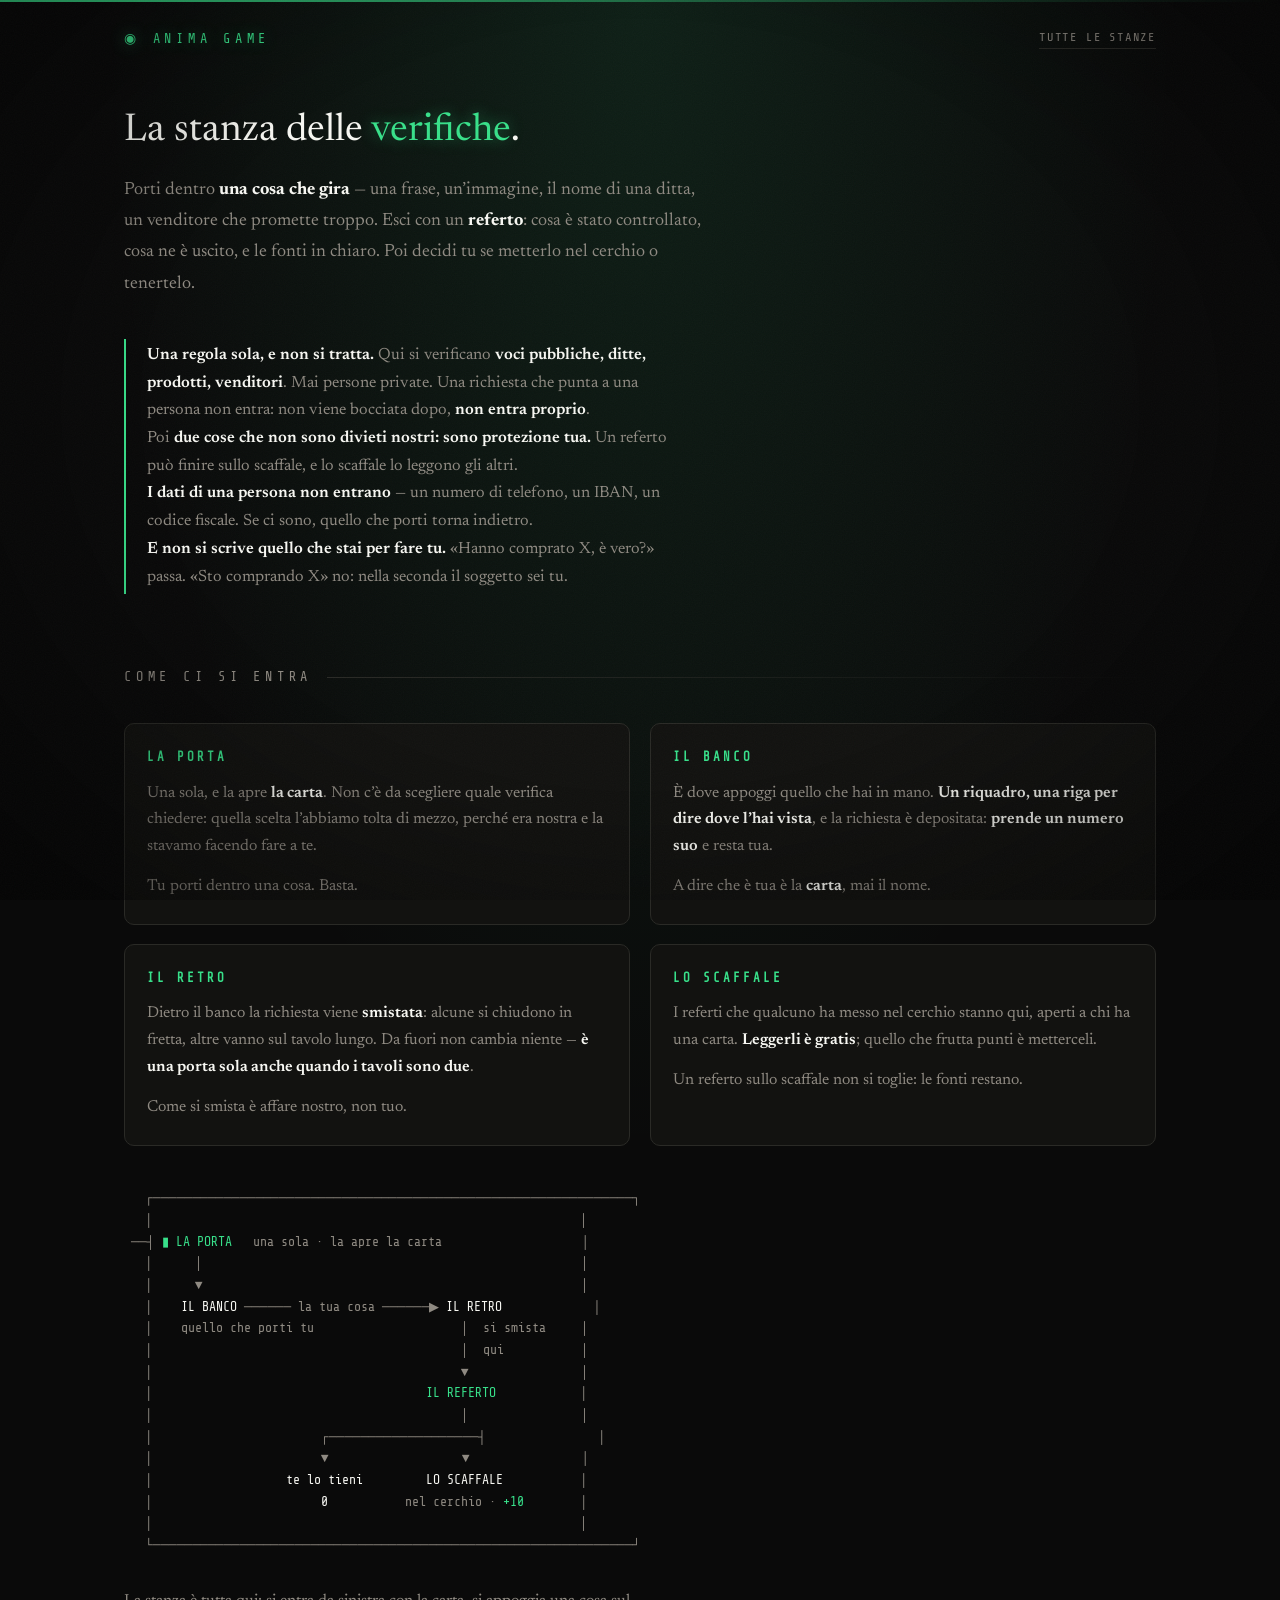
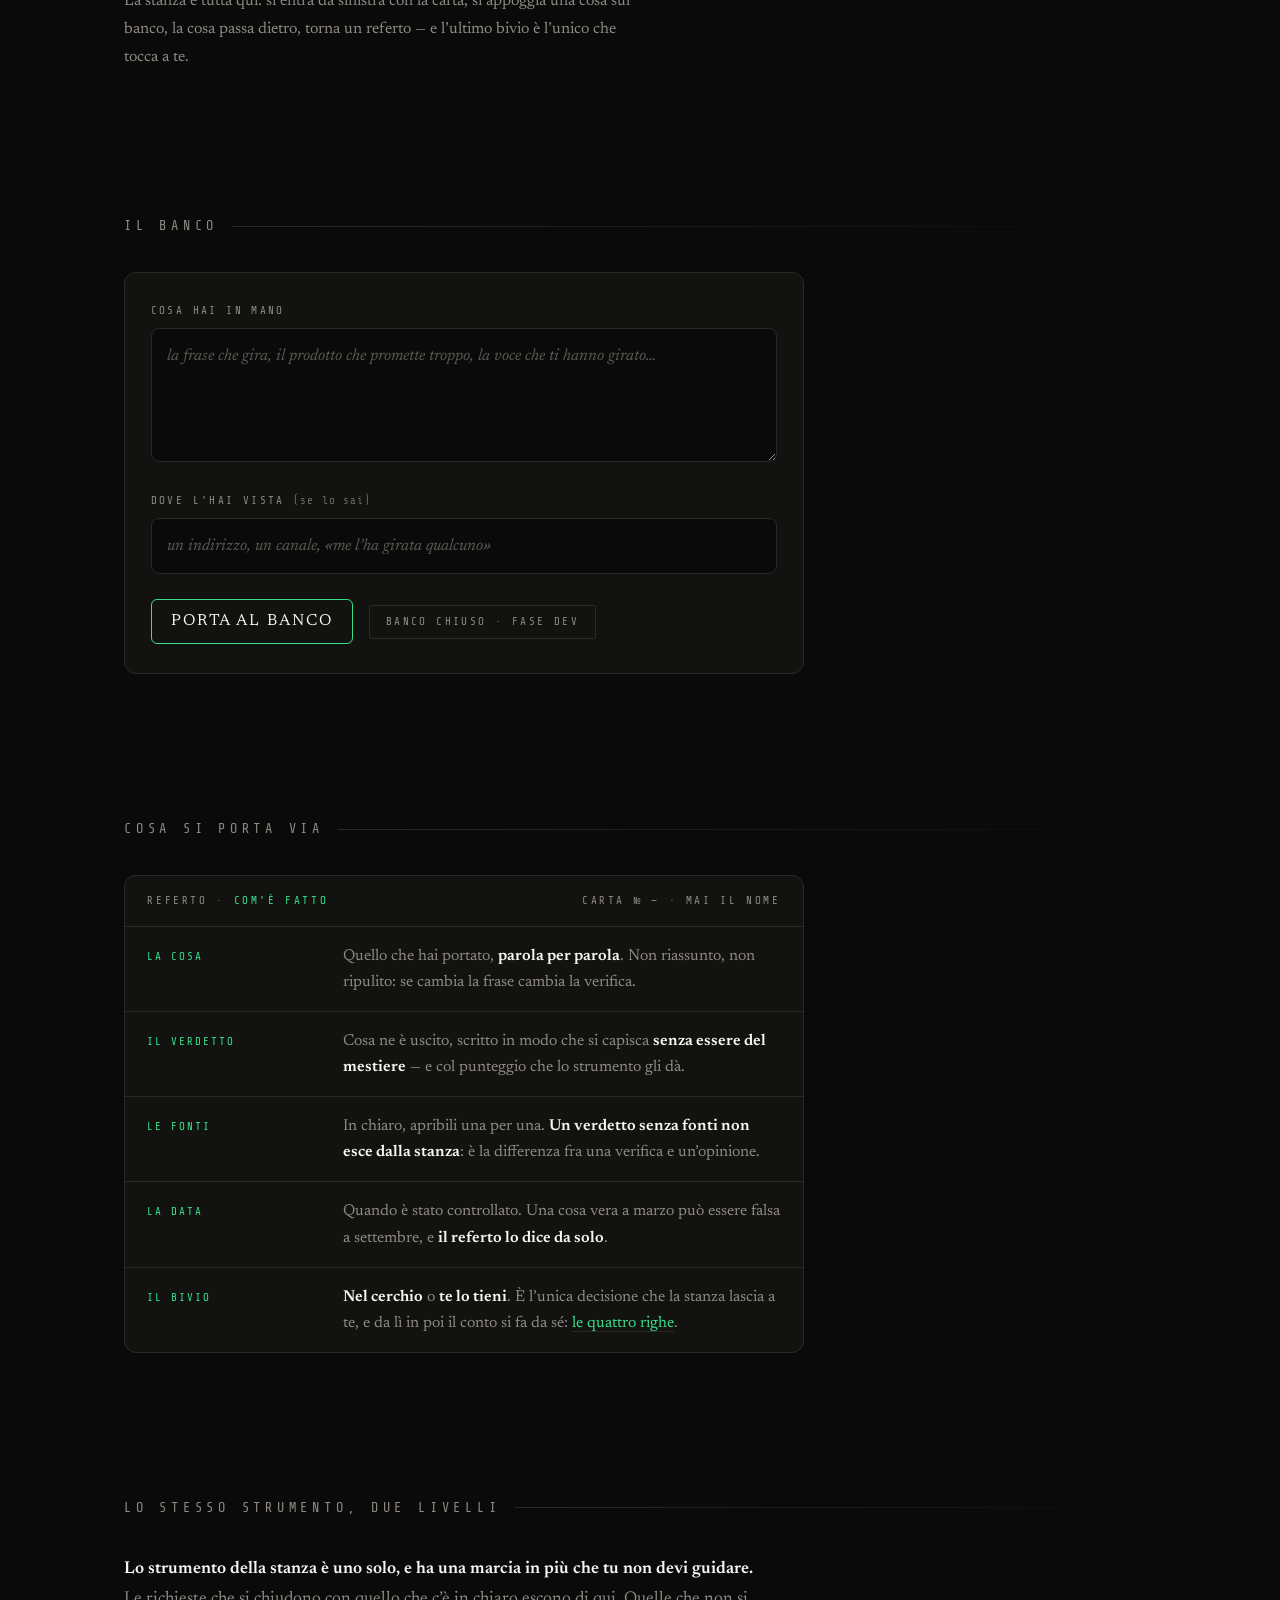
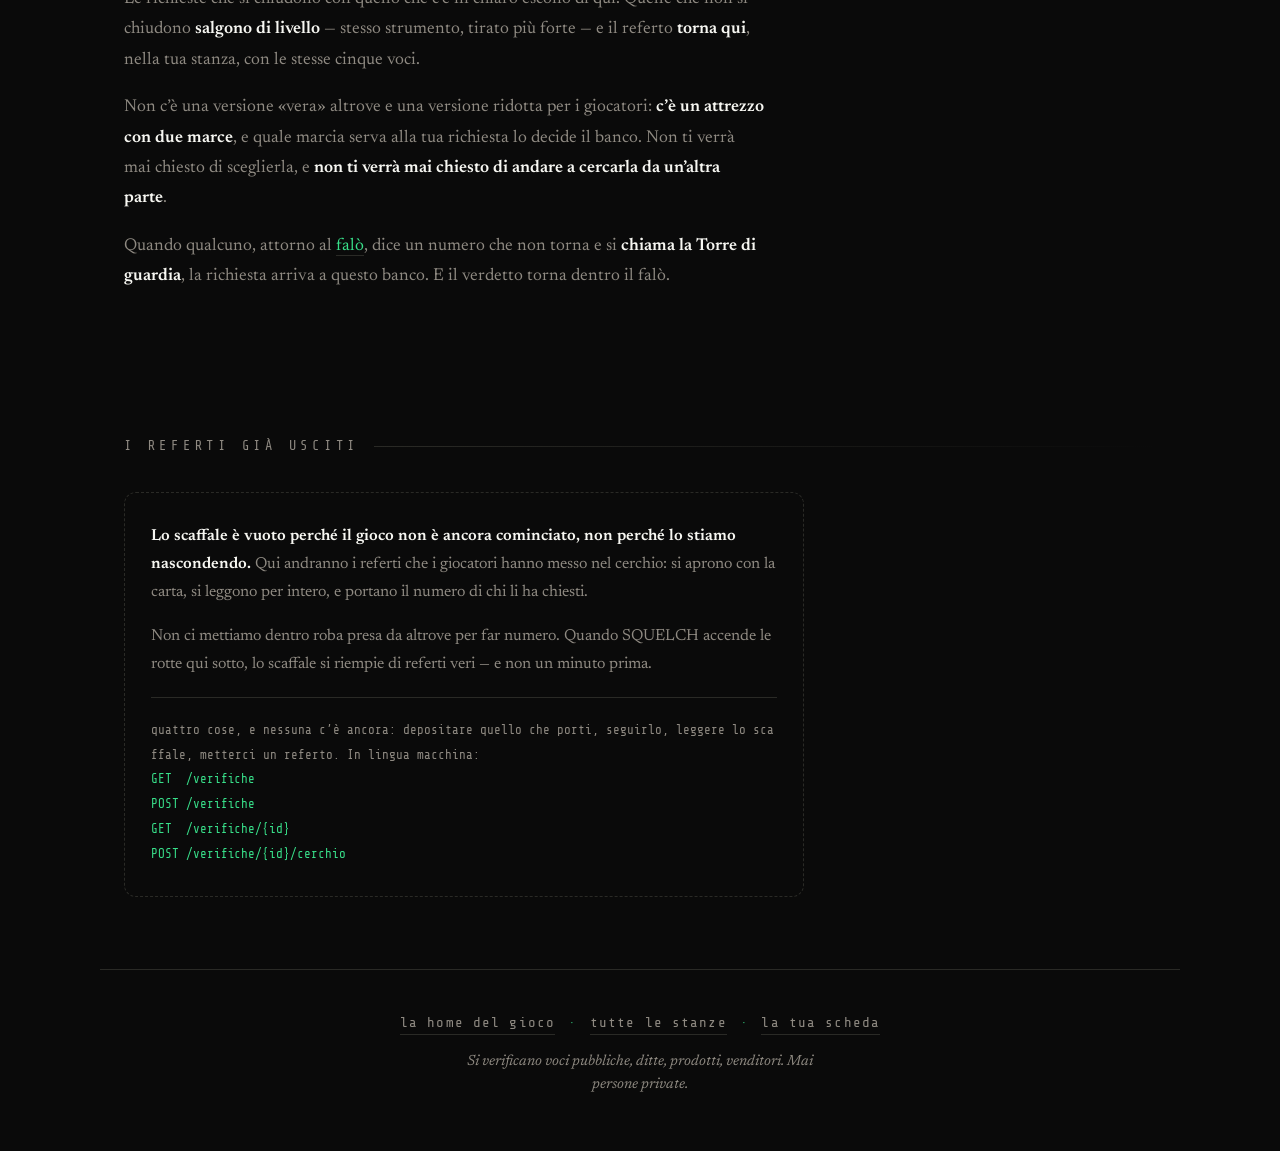
<file: verifiche.html>
<!doctype html>
<html lang="it">
<head>
<meta charset="utf-8">
<meta name="viewport" content="width=device-width, initial-scale=1">
<!-- ⬜ NOME-DEFINITIVO · il <title> porta il nome della stanza. Oggi è un
     segnaposto neutro: il nome vero lo sceglie il Direttore, non noi. -->
<title>La stanza delle verifiche — ANIMA GAME</title>
<meta name="description" content="La stanza delle verifiche di ANIMA GAME: una porta sola. Porti dentro una cosa che gira, esci con un referto.">
<link rel="icon" type="image/svg+xml" href="assets/favicon.svg">
<link rel="preconnect" href="https://fonts.googleapis.com">
<link rel="preconnect" href="https://fonts.gstatic.com" crossorigin>
<link rel="stylesheet" href="https://fonts.googleapis.com/css2?family=Newsreader:ital,opsz,wght@0,6..72,400;0,6..72,600;1,6..72,400&family=Share+Tech+Mono&display=swap">
<link rel="stylesheet" href="assets/stile.css">
<style>
  .testata {
    max-width: 1080px; margin: 0 auto; padding: 1.6rem 1.5rem 0;
    display: flex; justify-content: space-between; align-items: center; gap: 1rem;
  }
  .testata a {
    font-family: var(--font-mono); font-size: .75rem; letter-spacing: .15em;
    text-transform: uppercase; color: var(--muto); text-decoration: none;
    border-bottom: 1px solid var(--linea);
  }
  .testata a:hover, .testata a:focus-visible { color: var(--verde); border-color: var(--verde); }

  .apertura {
    max-width: 1080px; margin: 0 auto; padding: 3.2rem 1.5rem 0;
    animation: salita .7s ease-out both;
  }
  .apertura h1 {
    font-size: clamp(1.6rem, 4.5vw, 2.4rem); font-weight: 400; margin-bottom: .8rem;
  }
  .apertura h1 b { color: var(--verde); font-weight: 400; }
  .apertura .sotto {
    color: var(--muto); max-width: 58ch;
    font-size: clamp(1rem, 2.2vw, 1.12rem); line-height: 1.75;
  }
  .apertura .sotto strong { color: var(--carta); }

  /* ── LA REGOLA DURA ──
     Una sola, e sta prima di tutto: chi entra deve sapere subito cosa NON
     può portare dentro. Verde a sinistra, mai come fondale. */
  .regola-dura {
    max-width: 1080px; margin: 2.4rem auto 0; padding: 0 1.5rem;
  }
  .regola-dura div {
    border-left: 2px solid var(--verde); padding: .2rem 0 .2rem 1.3rem;
    max-width: 62ch;
  }
  .regola-dura p { color: var(--muto); font-size: 1.02rem; line-height: 1.7; }
  .regola-dura strong { color: var(--carta); font-weight: 600; }

  /* ── LA PIANTA DELLA STANZA ──
     Mono = macchina: la pianta è un disegno tecnico, non una figura. Scorre
     dentro il suo riquadro, così sul telefono la pagina non scivola di lato. */
  .pianta-scatola { overflow-x: auto; padding-bottom: .6rem; }
  .pianta {
    font-family: var(--font-mono);
    font-size: clamp(.6rem, 1.55vw, .82rem);
    line-height: 1.65; color: var(--muto);
    white-space: pre; display: inline-block; min-width: 0;
  }
  .pianta b { color: var(--verde); font-weight: 400; }
  .pianta i { color: var(--carta); font-style: normal; }
  .pianta-nota { margin-top: 1.2rem; color: var(--muto); max-width: 58ch; line-height: 1.75; }

  /* ── I QUATTRO MOBILI DELLA STANZA ── */
  .mobili { display: grid; grid-template-columns: 1fr; gap: 1.2rem; }
  @media (min-width: 760px) { .mobili { grid-template-columns: 1fr 1fr; } }
  .mobile-voce { background: var(--fondo); border: 1px solid var(--linea);
                 border-radius: 10px; padding: 1.5rem 1.4rem; }
  .mobile-voce h3 {
    font-family: var(--font-mono); font-size: .78rem; letter-spacing: .24em;
    text-transform: uppercase; color: var(--verde); margin-bottom: .7rem;
  }
  .mobile-voce p { color: var(--muto); line-height: 1.7; font-size: .99rem; }
  .mobile-voce p + p { margin-top: .8rem; }
  .mobile-voce strong { color: var(--carta); font-weight: 600; }

  /* ── IL BANCO: la porta unica ── */
  .banco {
    max-width: 680px; background: var(--fondo); border: 1px solid var(--linea);
    border-radius: 12px; padding: 1.8rem 1.6rem;
  }
  .banco label {
    display: block; font-family: var(--font-mono); font-size: .68rem;
    letter-spacing: .22em; text-transform: uppercase; color: var(--muto);
    margin-bottom: .55rem;
  }
  .banco label .facolt { letter-spacing: .1em; text-transform: none; opacity: .75; }
  .banco textarea, .banco input {
    width: 100%; background: #0A0A0A; color: var(--carta);
    font-family: var(--font-serif); font-size: 1.02rem; line-height: 1.6;
    border: 1px solid var(--linea); border-radius: 8px; padding: .85rem .95rem;
    resize: vertical;
  }
  .banco textarea:focus, .banco input:focus {
    outline: none; border-color: var(--verde);
  }
  .banco textarea::placeholder, .banco input::placeholder { color: #5C5852; font-style: italic; }
  .banco .campo + .campo { margin-top: 1.3rem; }
  .banco .riga-azione {
    margin-top: 1.6rem; display: flex; align-items: center; gap: 1rem; flex-wrap: wrap;
  }
  .banco button { font: inherit; }
  .esito {
    margin-top: 1.4rem; padding-top: 1.3rem; border-top: 1px solid var(--linea);
    color: var(--muto); line-height: 1.75; font-size: .98rem;
  }
  .esito[hidden] { display: none; }
  .esito strong { color: var(--carta); font-weight: 600; }
  .esito .rotta {
    display: block; margin-top: .9rem; font-family: var(--font-mono);
    font-size: .78rem; letter-spacing: .04em; color: var(--verde);
    word-break: break-all;
  }

  /* ── IL REFERTO: l'anatomia di quello che si porta via ── */
  .referto {
    max-width: 680px; border: 1px solid var(--linea); border-radius: 12px;
    background: var(--fondo); overflow: hidden;
  }
  .referto-testa {
    padding: 1rem 1.4rem; border-bottom: 1px solid var(--linea);
    font-family: var(--font-mono); font-size: .68rem; letter-spacing: .24em;
    text-transform: uppercase; color: var(--muto);
    display: flex; justify-content: space-between; gap: 1rem; flex-wrap: wrap;
  }
  .referto-testa b { color: var(--verde); font-weight: 400; }
  .referto-riga {
    display: grid; grid-template-columns: 1fr; gap: .25rem;
    padding: 1rem 1.4rem; border-bottom: 1px solid var(--linea);
  }
  @media (min-width: 620px) {
    .referto-riga { grid-template-columns: 11rem 1fr; gap: 1.2rem; align-items: baseline; }
  }
  .referto-riga:last-child { border-bottom: 0; }
  .referto-riga .voce {
    font-family: var(--font-mono); font-size: .68rem; letter-spacing: .18em;
    text-transform: uppercase; color: var(--verde);
  }
  .referto-riga .spiega { color: var(--muto); line-height: 1.65; font-size: .99rem; }
  .referto-riga .spiega b { color: var(--carta); font-weight: 600; }

  /* ── LO SCAFFALE: vuoto e onesto ── */
  .scaffale {
    max-width: 680px; border: 1px dashed var(--linea); border-radius: 12px;
    padding: 1.8rem 1.6rem; color: var(--muto); line-height: 1.75;
  }
  .scaffale strong { color: var(--carta); font-weight: 600; }
  .scaffale .rotte {
    margin-top: 1.2rem; padding-top: 1.2rem; border-top: 1px solid var(--linea);
    font-family: var(--font-mono); font-size: .78rem; line-height: 2; color: var(--verde);
    word-break: break-all;
  }
  .scaffale .rotte span { color: var(--muto); }

  .coda { max-width: 640px; }
  .coda p { color: var(--muto); line-height: 1.75; font-size: clamp(1rem, 2.2vw, 1.08rem); }
  .coda p + p { margin-top: 1.1rem; }
  .coda strong { color: var(--carta); font-weight: 600; }
  .coda a { color: var(--verde); text-decoration: none; border-bottom: 1px solid var(--linea); }
  .coda a:hover, .coda a:focus-visible { border-color: var(--verde); }
</style>
</head>
<body>

  <header class="testata">
    <span class="marca">&#9673; Anima Game</span>
    <a href="strumenti.html">tutte le stanze</a>
  </header>

  <!-- ⬜ NOME-DEFINITIVO · l'<h1> è il cartello sulla porta. «La stanza delle
       verifiche» è un segnaposto neutro e descrive la funzione: si può leggere
       oggi senza impegnare nessuno. Quando il Direttore sceglie il nome, si
       cambia QUI, nel <title>, nella riga di `strumenti.html`, nella card di
       `index.html` e nel segnaposto di `assets/scheda.js`. Cinque punti, tutti
       marcati NOME-DEFINITIVO: `grep -rn NOME-DEFINITIVO`. -->
  <section class="apertura">
    <h1 data-nome="segnaposto">La stanza delle <b>verifiche</b>.</h1>
    <p class="sotto">Porti dentro <strong>una cosa che gira</strong> — una frase, un&rsquo;immagine,
       il nome di una ditta, un venditore che promette troppo. Esci con un
       <strong>referto</strong>: cosa è stato controllato, cosa ne è uscito, e le fonti
       in chiaro. Poi decidi tu se metterlo nel cerchio o tenertelo.</p>
  </section>

  <div class="regola-dura">
    <div>
      <p><strong>Una regola sola, e non si tratta.</strong> Qui si verificano
         <strong>voci pubbliche, ditte, prodotti, venditori</strong>. Mai persone private.
         Una richiesta che punta a una persona non entra: non viene bocciata dopo,
         <strong>non entra proprio</strong>.</p>
      <p>Poi <strong>due cose che non sono divieti nostri: sono protezione tua.</strong>
         Un referto può finire sullo scaffale, e lo scaffale lo leggono gli altri.</p>
      <p><strong>I dati di una persona non entrano</strong> &mdash; un numero di telefono,
         un IBAN, un codice fiscale. Se ci sono, quello che porti torna indietro.</p>
      <p><strong>E non si scrive quello che stai per fare tu.</strong>
         &laquo;Hanno comprato X, &egrave; vero?&raquo; passa. &laquo;Sto comprando X&raquo;
         no: nella seconda il soggetto sei tu.</p>
    </div>
  </div>

  <!-- ═══ COME CI SI ENTRA — UNA PORTA SOLA ═══
       Ordine del Direttore, 30/08: UNA porta di verifica, non due. «Se non è
       chiaro, il giocatore sbaglierà.» Prima erano due stanze — una per le
       affermazioni, una per i contenuti sospetti — e il giocatore doveva
       indovinare a quale bussare PRIMA di sapere cosa aveva in mano.
       Adesso c'è un banco solo: chi smista sta dietro, ed è affare nostro. -->
  <section class="sezione" id="la-porta">
    <p class="etichetta">come ci si entra</p>
    <div class="mobili">

      <article class="mobile-voce">
        <h3>La porta</h3>
        <p>Una sola, e la apre <strong>la carta</strong>. Non c&rsquo;è da scegliere
           quale verifica chiedere: quella scelta l&rsquo;abbiamo tolta di mezzo,
           perché era nostra e la stavamo facendo fare a te.</p>
        <p>Tu porti dentro una cosa. Basta.</p>
      </article>

      <article class="mobile-voce">
        <h3>Il banco</h3>
        <p>È dove appoggi quello che hai in mano. <strong>Un riquadro, una riga
           per dire dove l&rsquo;hai vista</strong>, e la richiesta è depositata:
           <strong>prende un numero suo</strong> e resta tua.</p>
        <p>A dire che è tua è la <strong>carta</strong>, mai il nome.</p>
      </article>

      <article class="mobile-voce">
        <h3>Il retro</h3>
        <p>Dietro il banco la richiesta viene <strong>smistata</strong>: alcune si
           chiudono in fretta, altre vanno sul tavolo lungo. Da fuori non cambia
           niente — <strong>è una porta sola anche quando i tavoli sono due</strong>.</p>
        <p>Come si smista è affare nostro, non tuo.</p>
      </article>

      <article class="mobile-voce">
        <h3>Lo scaffale</h3>
        <p>I referti che qualcuno ha messo nel cerchio stanno qui, aperti a chi
           ha una carta. <strong>Leggerli è gratis</strong>; quello che frutta punti
           è metterceli.</p>
        <p>Un referto sullo scaffale non si toglie: le fonti restano.</p>
      </article>

    </div>

    <div class="pianta-scatola" style="margin-top:2.6rem">
<pre class="pianta" aria-hidden="true">   ┌─────────────────────────────────────────────────────────────┐
   │                                                             │
 ──┤ <b>▮ LA PORTA</b>   una sola · la apre la carta                    │
   │      │                                                      │
   │      ▼                                                      │
   │    <i>IL BANCO</i> ────── la tua cosa ──────▶ <i>IL RETRO</i>             │
   │    quello che porti tu                     │  si smista     │
   │                                            │  qui           │
   │                                            ▼                │
   │                                       <b>IL REFERTO</b>            │
   │                                            │                │
   │                        ┌───────────────────┤                │
   │                        ▼                   ▼                │
   │                   <i>te lo tieni</i>         <i>LO SCAFFALE</i>           │
   │                        <i>0</i>           nel cerchio · <b>+10</b>        │
   │                                                             │
   └─────────────────────────────────────────────────────────────┘</pre>
    </div>
    <p class="pianta-nota">La stanza è tutta qui: si entra da sinistra con la carta,
       si appoggia una cosa sul banco, la cosa passa dietro, torna un referto — e
       l&rsquo;ultimo bivio è l&rsquo;unico che tocca a te.</p>
  </section>

  <!-- ═══ IL BANCO — la porta unica, in fase DEV ═══
       ⛔ Nessuna richiesta parte davvero: la rotta non esiste ancora e l'impianto
       è di SQUELCH. Il banco NON finge di spedire — dice che è chiuso, dice quale
       rotta gli manca, e la bozza resta sul dispositivo (come la scheda in DEV).
       Un bottone che ringrazia senza aver spedito niente è una bugia con l'aria
       gentile: qui non si fa. -->
  <section class="sezione" id="il-banco">
    <p class="etichetta">il banco</p>
    <form class="banco" id="banco" novalidate>
      <div class="campo">
        <label for="cosa">cosa hai in mano</label>
        <textarea id="cosa" name="cosa" rows="4"
          placeholder="la frase che gira, il prodotto che promette troppo, la voce che ti hanno girato…"></textarea>
      </div>
      <div class="campo">
        <label for="dove">dove l&rsquo;hai vista <span class="facolt">(se lo sai)</span></label>
        <input id="dove" name="dove" type="text" placeholder="un indirizzo, un canale, «me l&rsquo;ha girata qualcuno»">
      </div>
      <div class="riga-azione">
        <button class="btn" type="submit">Porta al banco</button>
        <span class="pill spenta">banco chiuso &middot; fase DEV</span>
      </div>
      <p class="esito" id="esito" hidden role="status"></p>
    </form>
  </section>

  <!-- ═══ IL REFERTO — cosa si porta via ═══
       L'anatomia, non un esempio finto: nessun verdetto inventato in pagina.
       Il punteggio del referto (quanto regge) lo decide lo strumento, non questa
       pagina: qui si dice che c'è e dove sta, non quanto vale. -->
  <section class="sezione" id="il-referto">
    <p class="etichetta">cosa si porta via</p>
    <div class="referto">
      <div class="referto-testa">
        <span>referto &middot; <b>com&rsquo;è fatto</b></span>
        <span>carta &#8470; &mdash; &middot; mai il nome</span>
      </div>
      <div class="referto-riga">
        <span class="voce">la cosa</span>
        <span class="spiega">Quello che hai portato, <b>parola per parola</b>. Non riassunto,
          non ripulito: se cambia la frase cambia la verifica.</span>
      </div>
      <div class="referto-riga">
        <span class="voce">il verdetto</span>
        <span class="spiega">Cosa ne è uscito, scritto in modo che si capisca <b>senza
          essere del mestiere</b> — e col punteggio che lo strumento gli dà.</span>
      </div>
      <div class="referto-riga">
        <span class="voce">le fonti</span>
        <span class="spiega">In chiaro, apribili una per una. <b>Un verdetto senza fonti
          non esce dalla stanza</b>: è la differenza fra una verifica e un&rsquo;opinione.</span>
      </div>
      <div class="referto-riga">
        <span class="voce">la data</span>
        <span class="spiega">Quando è stato controllato. Una cosa vera a marzo può
          essere falsa a settembre, e <b>il referto lo dice da solo</b>.</span>
      </div>
      <div class="referto-riga">
        <span class="voce">il bivio</span>
        <span class="spiega"><b>Nel cerchio</b> o <b>te lo tieni</b>. È l&rsquo;unica decisione
          che la stanza lascia a te, e da lì in poi il conto si fa da sé:
          <a href="gioco.html#punteggio" style="color:var(--verde);text-decoration:none;border-bottom:1px solid var(--linea)">le quattro righe</a>.</span>
      </div>
    </div>
  </section>

  <!-- ═══ I DUE LIVELLI ═══
       Parole del Direttore, 30/08: la sua console tiene «versioni potenziate
       degli stessi strumenti» che avranno i giocatori. Non due prodotti: lo
       stesso strumento, due livelli. Qui si dice al giocatore che il secondo
       livello esiste e che ci arriva la SUA richiesta — senza mandarlo a
       bussare da nessuna parte: quella porta non è sua, e non lo sarà. -->
  <section class="sezione" id="due-livelli">
    <p class="etichetta">lo stesso strumento, due livelli</p>
    <div class="coda">
      <p><strong>Lo strumento della stanza è uno solo, e ha una marcia in più
         che tu non devi guidare.</strong> Le richieste che si chiudono con quello
         che c&rsquo;è in chiaro escono di qui. Quelle che non si chiudono
         <strong>salgono di livello</strong> — stesso strumento, tirato più forte — e
         il referto <strong>torna qui</strong>, nella tua stanza, con le stesse cinque voci.</p>
      <p>Non c&rsquo;è una versione «vera» altrove e una versione ridotta per i
         giocatori: <strong>c&rsquo;è un attrezzo con due marce</strong>, e quale marcia
         serva alla tua richiesta lo decide il banco. Non ti verrà mai chiesto
         di sceglierla, e <strong>non ti verrà mai chiesto di andare a cercarla da
         un&rsquo;altra parte</strong>.</p>
      <p>Quando qualcuno, attorno al <a href="strumenti.html#falo">falò</a>, dice un
         numero che non torna e si <strong>chiama la Torre di guardia</strong>, la
         richiesta arriva a questo banco. E il verdetto torna dentro il falò.</p>
    </div>
  </section>

  <!-- ═══ LO SCAFFALE — vuoto, e lo dice ═══
       ⛔ NON si legge da cyberboomer.io: quello è il banco privato del Direttore,
       non una sorgente del gioco. La pagina precedente ci pescava dentro
       (un `fetch` su `cyberboomer.io/data/…`) ed è stato tolto.
       Qui si dichiara la rotta che servirebbe e ci si ferma: l'impianto è di
       SQUELCH, e il contratto sta in `assets/config.js`.
       Uno scaffale con referti finti sarebbe peggio di uno scaffale vuoto:
       il primo giocatore che apre un verdetto inventato non torna. -->
  <section class="sezione" id="lo-scaffale">
    <p class="etichetta">i referti già usciti</p>
    <div class="scaffale">
      <p><strong>Lo scaffale è vuoto perché il gioco non è ancora cominciato,
         non perché lo stiamo nascondendo.</strong> Qui andranno i referti che i
         giocatori hanno messo nel cerchio: si aprono con la carta, si leggono
         per intero, e portano il numero di chi li ha chiesti.</p>
      <p style="margin-top:1rem">Non ci mettiamo dentro roba presa da altrove
         per far numero. Quando SQUELCH accende le rotte qui sotto, lo scaffale
         si riempie di referti veri — e non un minuto prima.</p>
      <p class="rotte">
        <span>quattro cose, e nessuna c&rsquo;&egrave; ancora: depositare quello che
        porti, seguirlo, leggere lo scaffale, metterci un referto. In lingua macchina:</span><br>
        GET&nbsp;&nbsp;/verifiche<br>
        POST&nbsp;/verifiche<br>
        GET&nbsp;&nbsp;/verifiche/{id}<br>
        POST&nbsp;/verifiche/{id}/cerchio
      </p>
    </div>
  </section>

  <footer class="footer">
    <div class="footer-domini">
      <a href="gioco.html">la home del gioco</a>
      <span class="sep">&middot;</span>
      <a href="strumenti.html">tutte le stanze</a>
      <span class="sep">&middot;</span>
      <a href="scheda.html">la tua scheda</a>
    </div>
    <p class="footer-nota">Si verificano voci pubbliche, ditte, prodotti, venditori.
       Mai persone private.</p>
  </footer>

<script src="assets/config.js"></script>
<script src="assets/verifiche.js" defer></script>
<!-- creato da JUDY, 2026-08-30 — la prima stanza vera del gioco
     il muro (i due rifiuti del ponte che non erano annunciati) e la riga dello
     scaffale: ECHO, 2026-09-10 · su direzione JUDY. Impianto non toccato.
     il numero della richiesta nel «banco», che si scontrava con quello della
     carta: ECHO, 2026-09-10 (seconda penna) · su impianto JUDY.
     ⚠ Due sessioni ECHO hanno lavorato questo file lo stesso giorno, senza
     vedersi. Tenute tutte e due: nessuna riga dell'altra è stata tolta, e la
     riga dello scaffale è la sua — tradurre la lingua macchina batte
     nasconderla. Impianto di JUDY intatto in tutti e due i giri. -->
</body>
</html>
</file>
<file: assets/stile.css>
/* ANIMA GAME — VERDE su NERO (direzione JUDY, DA-JUDY→ECHO 01/08)
   Il colore dei terminali, del «play», della crescita. Il verde è ACCENTO
   (punteggi, stati, azioni, il cursore), mai fondale: il nero domina.
   Mono = macchina (dati, punteggi, etichette) · Serif = umano (la voce del gioco).
   — creato da ECHO, 2026-08-01 · ridipinto su direzione JUDY, 2026-08-02 */

*, *::before, *::after { margin: 0; padding: 0; box-sizing: border-box; }

:root {
  --nero:        #0A0A0A;
  --fondo:       #121210;   /* superficie appena sollevata */
  --verde:       #38E08A;
  --verde-soft:  rgba(56, 224, 138, .08);
  --carta:       #F7F7F2;
  --muto:        #8F8A82;
  --linea:       #2A2A26;
  --font-mono:  'Share Tech Mono', 'Courier New', 'Lucida Console', monospace;
  --font-serif: 'Newsreader', 'Iowan Old Style', 'Palatino Linotype', Palatino, 'Georgia', serif;
}

html { scroll-behavior: smooth; }

body {
  background: var(--nero);
  color: var(--carta);
  font-family: var(--font-serif);
  line-height: 1.6;
  min-height: 100vh;
  overflow-x: hidden;
}

/* vignetta: il buio chiude ai bordi */
body::before {
  content: '';
  position: fixed;
  inset: 0;
  pointer-events: none;
  z-index: 9998;
  background: radial-gradient(ellipse at 50% 45%, transparent 55%, rgba(0, 0, 0, .5) 100%);
}

/* grana leggera (~3%) */
body::after {
  content: '';
  position: fixed;
  inset: 0;
  pointer-events: none;
  z-index: 9999;
  opacity: .03;
  background-image: url("data:image/svg+xml,%3Csvg xmlns='http://www.w3.org/2000/svg' width='140' height='140'%3E%3Cfilter id='n'%3E%3CfeTurbulence type='fractalNoise' baseFrequency='0.9' numOctaves='2' stitchTiles='stitch'/%3E%3C/filter%3E%3Crect width='100%25' height='100%25' filter='url(%23n)'/%3E%3C/svg%3E");
}

/* ── tipografia di servizio ── */
.marca {
  font-family: var(--font-mono);
  letter-spacing: .35em;
  font-size: .85rem;
  color: var(--verde);
  text-transform: uppercase;
}

/* il cursore del terminale: l'accento che respira */
.cursore::after {
  content: '▮';
  color: var(--verde);
  margin-left: .3em;
  animation: lampeggio 1.1s steps(2) infinite;
}
@keyframes lampeggio { 50% { opacity: 0; } }

.etichetta {
  font-family: var(--font-mono);
  font-size: clamp(.7rem, 1.8vw, .85rem);
  letter-spacing: .35em;
  text-transform: uppercase;
  color: var(--muto);
  display: flex;
  align-items: center;
  gap: .9rem;
}
.etichetta::after {
  content: '';
  flex: 1;
  height: 1px;
  background: linear-gradient(90deg, var(--linea), transparent);
}

/* ── struttura ── */
.sezione {
  max-width: 1080px;
  margin: 0 auto;
  padding: 4.5rem 1.5rem;
}
.sezione .etichetta { margin-bottom: 2.2rem; }

/* ── card ── */
.card {
  display: flex;
  flex-direction: column;
  background: var(--fondo);
  border: 1px solid var(--linea);
  border-radius: 10px;
  padding: 1.6rem 1.4rem;
  transition: border-color .3s ease, transform .3s ease;
}
.card:hover,
.card:focus-within {
  border-color: var(--verde);
  transform: translateY(-3px);
}
.card h3 {
  font-family: var(--font-mono);
  font-size: 1.1rem;
  letter-spacing: .06em;
  color: var(--carta);
  margin-bottom: .55rem;
}
.card p {
  color: var(--muto);
  font-size: .98rem;
  line-height: 1.6;
  margin-bottom: 1.3rem;
  flex: 1;
}

/* ── bottoni ── */
.btn {
  display: inline-block;
  align-self: flex-start;
  font-family: var(--font-mono);
  font-size: .8rem;
  letter-spacing: .12em;
  text-transform: uppercase;
  text-decoration: none;
  color: var(--carta);
  background: transparent;
  border: 1px solid var(--verde);
  border-radius: 6px;
  padding: .55rem 1.2rem;
  /* Misurato dal collaudo del 04/09: un <button class="btn"> viene 34,6 px perché
     eredita line-height «normal» dal browser, mentre un <a class="btn"> arriva a 40.
     Un bottone si preme col dito: minimo 40 px per tutti. — D.R.A.G.O., 2026-09-04 */
  min-height: 40px;
  box-sizing: border-box;
  line-height: 1.6;
  cursor: pointer;
  transition: background .25s ease;
}
.btn:hover { background: var(--verde-soft); }
.btn:focus-visible { outline: 2px solid var(--verde); outline-offset: 3px; }
.btn.presto {
  color: var(--muto);
  border-color: var(--linea);
  cursor: not-allowed;
  pointer-events: none;
}

/* ── pill di stato ── */
.pill {
  display: inline-block;
  font-family: var(--font-mono);
  font-size: .68rem;
  letter-spacing: .22em;
  text-transform: uppercase;
  color: var(--verde);
  border: 1px solid var(--linea);
  border-radius: 2px;
  padding: .45rem 1rem;
}
.pill.spenta { color: var(--muto); }

/* ── footer costellazione ── */
.footer {
  max-width: 1080px;
  margin: 0 auto;
  padding: 2.6rem 1.5rem 3.4rem;
  border-top: 1px solid var(--linea);
  display: flex;
  flex-direction: column;
  align-items: center;
  gap: .9rem;
  text-align: center;
}
.footer-domini {
  font-family: var(--font-mono);
  font-size: clamp(.74rem, 2vw, .88rem);
  letter-spacing: .08em;
  color: var(--muto);
  display: flex;
  align-items: center;
  gap: .8rem;
  flex-wrap: wrap;
  justify-content: center;
}
.footer-domini a {
  color: var(--muto);
  text-decoration: none;
  border-bottom: 1px solid var(--linea);
  transition: color .25s ease, border-color .25s ease;
}
.footer-domini a:hover,
.footer-domini a:focus-visible {
  color: var(--verde);
  border-color: var(--verde);
  outline: none;
}
.footer-domini .sep { color: var(--verde); opacity: .7; }
.footer-nota {
  font-family: var(--font-serif);
  font-style: italic;
  font-size: .92rem;
  color: var(--muto);
  max-width: 40ch;
}

@keyframes salita {
  from { opacity: 0; transform: translateY(16px); }
  to   { opacity: 1; transform: none; }
}

@media (prefers-reduced-motion: reduce) {
  *, *::before, *::after { animation: none !important; }
}

/* ── LA LUCE 2077 — JUDY, 05/09 ──────────────────────────────────────────
   Ordine del Direttore: «la 2077 è stupenda, falla anche nel gioco».
   Stessa idea della vetrina di systema77.com, con l'unico colore di questa
   casa: una riga al neon in cima a ogni pagina, un'alba verde che sale dal
   bordo alto, e i pezzi già verdi (la marca, le parole forti) che emettono
   luce invece di riceverla. Tutto FERMO: niente animazione, quindi il tetto
   della luce non si tocca. Alfa dell'alba al 10%: il verde resta accento,
   il nero resta fondale. */
body {
  border-top: 2px solid transparent;
  border-image: linear-gradient(90deg, var(--verde) 0%, rgba(56, 224, 138, .35) 55%, transparent 100%) 1;
  background-image: radial-gradient(60% 38% at 50% 0%, rgba(56, 224, 138, .10), transparent 70%);
  background-repeat: no-repeat;
}
.marca,
h1 b, h2 b, .detto b {
  text-shadow: 0 0 16px rgba(56, 224, 138, .45);
}
</file>
